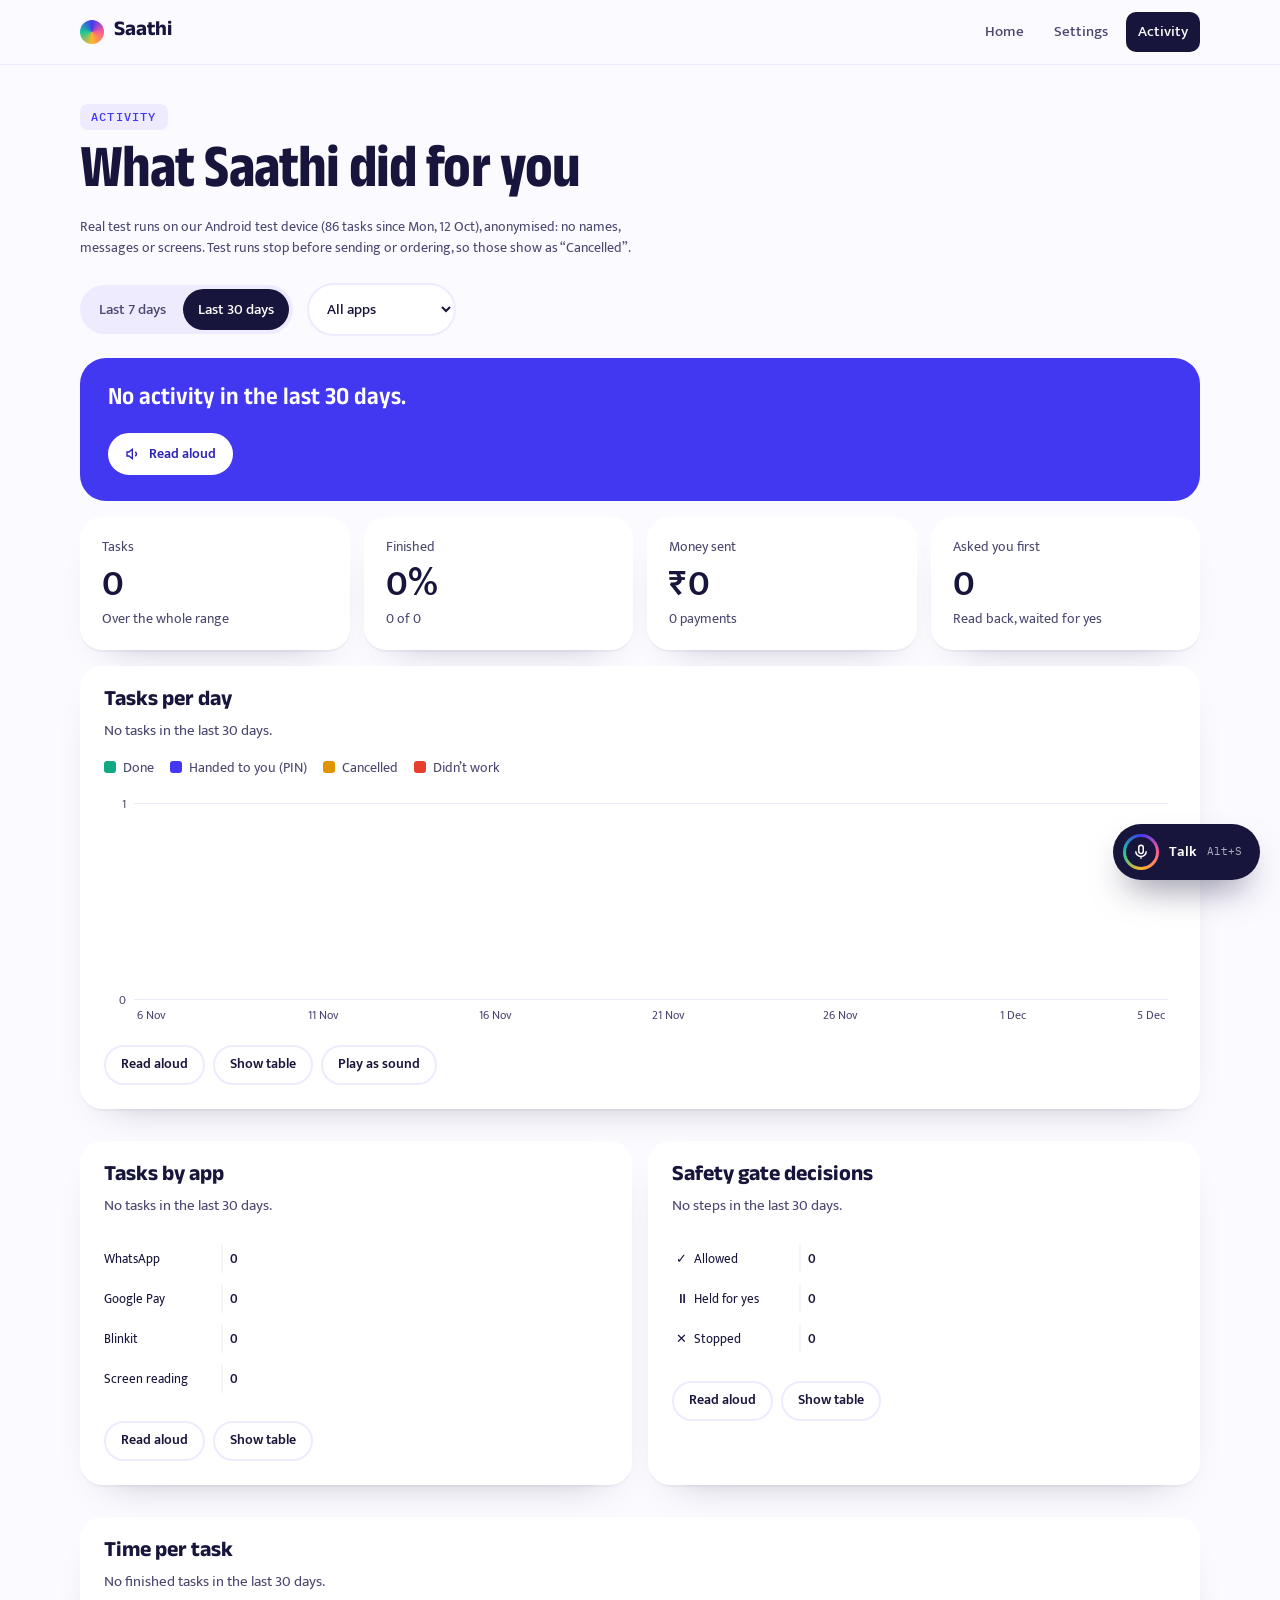
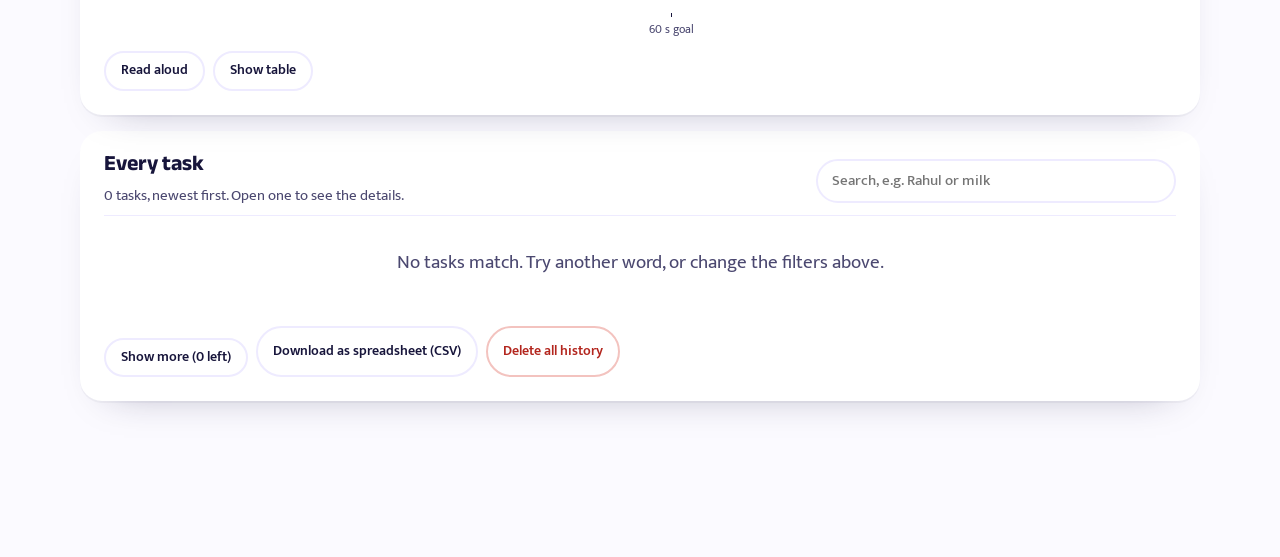
<file: site/activity.html>
<!doctype html>
<html lang="en">
<head>
<meta charset="utf-8">
<meta name="viewport" content="width=device-width, initial-scale=1">
<link rel="icon" href="data:image/svg+xml,%3Csvg xmlns=%22http://www.w3.org/2000/svg%22 viewBox=%220 0 64 64%22%3E%3Crect width=%2264%22 height=%2264%22 rx=%2216%22 fill=%22%234338f2%22/%3E%3Ctext x=%2232%22 y=%2244%22 font-size=%2234%22 text-anchor=%22middle%22 fill=%22%23ffb627%22 font-family=%22sans-serif%22 font-weight=%22700%22%3E%E0%A4%B8%3C/text%3E%3C/svg%3E">
<meta property="og:title" content="Saathi Activity">
<meta property="og:description" content="Everything Saathi did for you: tasks, payments, safety checks and time taken, with charts you can read, hear and explore by keyboard.">
<meta property="og:type" content="website">
<meta name="theme-color" content="#4338f2">
<title>Saathi Activity</title>
<meta name="description" content="Everything Saathi did for you: tasks, payments, safety checks and time taken, with charts you can read, hear and explore by keyboard.">
<link rel="preconnect" href="https://fonts.googleapis.com">
<link rel="preconnect" href="https://fonts.gstatic.com" crossorigin>
<link href="https://fonts.googleapis.com/css2?family=Anek+Devanagari:wdth,wght@75..125,300..800&family=Mukta:wght@400;500;700&family=IBM+Plex+Mono:wght@400;500&display=swap" rel="stylesheet">
<style>
  :root {
    --paper: #fbfaff; --lilac: #eeebff; --ink: #17153b; --ink-2: #4b4870; --ink-3: #6e6b90;
    --blue: #4338f2; --blue-deep: #2b22b8; --marigold: #ffb627; --pink: #ff5c93; --mint: #19c99a; --coral: #f0473c;
    /* chart roles (validated: dataviz validate_palette.js, light, all checks pass) */
    --surface: #ffffff; --grid: #ebe9f5;
    --o-done: #12a882; --o-handed: #4338f2; --o-cancel: #e09400; --o-failed: #e5402f;
    --s-single: #4338f2;
    --f-display: "Anek Devanagari", "Mukta", system-ui, sans-serif;
    --f-body: "Mukta", system-ui, sans-serif;
    --f-mono: "IBM Plex Mono", ui-monospace, monospace;
    --r: 22px;
    --card-shadow: 0 2px 0 rgba(23,21,59,.04), 0 18px 40px -30px rgba(23,21,59,.4);
  }
  * { box-sizing: border-box; }
  body { margin: 0; background: var(--paper); color: var(--ink); font-family: var(--f-body); font-size: clamp(17px, 0.6vw + 14px, 19px); line-height: 1.55; -webkit-font-smoothing: antialiased; }
  a { color: var(--blue); text-underline-offset: 3px; }
  :focus-visible { outline: 3px solid var(--blue); outline-offset: 3px; border-radius: 8px; }
  [lang="hi"] { font-family: var(--f-display); }
  .sr-only { position: absolute; width: 1px; height: 1px; overflow: hidden; clip: rect(0 0 0 0); white-space: nowrap; }
  .skip { position: absolute; left: 16px; top: -60px; background: var(--ink); color: #fff; padding: 10px 16px; border-radius: 10px; z-index: 50; }
  .skip:focus { top: 12px; }

  header.top { position: sticky; top: 0; z-index: 20; backdrop-filter: blur(14px); -webkit-backdrop-filter: blur(14px); background: rgba(251,250,255,.88); border-bottom: 1px solid rgba(67,56,242,.08); }
  header.top .in { max-width: 1200px; margin: 0 auto; padding: 0 clamp(16px, 4vw, 40px); height: 64px; display: flex; align-items: center; justify-content: space-between; gap: 12px; }
  .mark { display: flex; align-items: center; gap: 10px; text-decoration: none; color: var(--ink); font: 700 1.3rem/1 var(--f-display); }
  .mark .dot { width: 24px; height: 24px; border-radius: 50%; background: conic-gradient(from 0deg, var(--blue), var(--pink), var(--marigold), var(--mint), var(--blue)); }
  .top nav { display: flex; gap: 6px; }
  .top nav a { text-decoration: none; color: var(--ink-2); font-weight: 500; font-size: 0.95rem; padding: 8px 12px; border-radius: 10px; }
  .top nav a:hover { background: var(--lilac); color: var(--ink); }
  .top nav a[aria-current="page"] { background: var(--ink); color: #fff; }

  main { max-width: 1200px; margin: 0 auto; padding: 36px clamp(16px, 4vw, 40px) 120px; }
  .kicker { display: inline-block; font: 500 0.75rem/1 var(--f-mono); letter-spacing: .1em; text-transform: uppercase; padding: 7px 11px; border-radius: 8px; background: var(--lilac); color: var(--blue); margin: 0 0 16px; }
  h1 { font: 700 clamp(2.4rem, 5vw, 3.8rem)/1 var(--f-display); font-variation-settings: "wdth" 84; letter-spacing: -0.015em; margin: 0 0 10px; }
  .proto { font-size: 0.85rem; color: var(--ink-2); margin: 0 0 24px; max-width: 70ch; }

  /* filters: one row, above everything they scope */
  .filters { display: flex; gap: 14px; flex-wrap: wrap; align-items: center; margin: 0 0 22px; }
  fieldset.seg { border: 0; margin: 0; padding: 0; }
  fieldset.seg legend { position: absolute; width: 1px; height: 1px; overflow: hidden; clip: rect(0 0 0 0); }
  .seg-opts { display: inline-flex; background: var(--lilac); border-radius: 999px; padding: 4px; gap: 2px; }
  .seg-opts input { position: absolute; opacity: 0; pointer-events: none; }
  .seg-opts label { padding: 9px 15px; border-radius: 999px; font-size: 0.95rem; font-weight: 500; cursor: pointer; color: var(--ink-2); white-space: nowrap; }
  .seg-opts input:checked + label { background: var(--ink); color: #fff; }
  .seg-opts input:focus-visible + label { outline: 3px solid var(--blue); outline-offset: 2px; }
  select { font: 500 0.95rem/1.2 var(--f-body); padding: 11px 14px; border-radius: 999px; border: 2px solid var(--lilac); background: #fff; color: var(--ink); }

  .btn { display: inline-flex; align-items: center; gap: 8px; font: 600 0.85rem/1 var(--f-body); padding: 11px 15px; border-radius: 999px; cursor: pointer; border: 2px solid var(--lilac); background: #fff; color: var(--ink); text-decoration: none; }
  .btn:hover { border-color: var(--blue); }
  .btn.solid { background: var(--ink); color: #fff; border-color: var(--ink); }
  .btn.on-blue { background: #fff; color: var(--blue-deep); border-color: #fff; }
  .btn.danger { color: #b3261e; border-color: #f3c3bf; }
  .btn[aria-pressed="true"] { background: var(--ink); color: #fff; border-color: var(--ink); }
  .btn svg { width: 16px; height: 16px; flex: none; }

  /* summary + tiles */
  .summary { background: var(--blue); color: #fff; border-radius: 26px; padding: 26px 28px; display: grid; gap: 16px; margin-bottom: 16px; }
  .summary p { margin: 0; font: 600 clamp(1.2rem, 2.1vw, 1.55rem)/1.35 var(--f-display); font-variation-settings: "wdth" 92; max-width: 60ch; }
  .tiles { display: grid; grid-template-columns: repeat(4, 1fr); gap: 14px; margin-bottom: 16px; }
  .tile { background: #fff; border-radius: var(--r); box-shadow: var(--card-shadow); padding: 20px 22px; }
  .tile .lbl { font-size: 0.85rem; color: var(--ink-2); }
  .tile .val { font: 600 2.3rem/1.1 var(--f-body); margin: 6px 0 4px; }
  .tile .delta { font-size: 0.85rem; color: var(--ink-2); }

  /* chart cards */
  .grid2 { display: grid; grid-template-columns: 1fr 1fr; gap: 16px; }
  .card { background: var(--surface); border-radius: var(--r); box-shadow: var(--card-shadow); padding: 24px; margin-bottom: 16px; min-width: 0; }
  .card.wide { grid-column: 1 / -1; }
  .card h2 { font: 700 1.35rem/1.15 var(--f-display); margin: 0 0 4px; }
  .card .take { margin: 0 0 16px; color: var(--ink-2); font-size: 0.95rem; }
  .legend { display: flex; flex-wrap: wrap; gap: 16px; margin: 0 0 10px; font-size: 0.85rem; color: var(--ink-2); padding: 0; list-style: none; }
  .legend i { display: inline-block; width: 12px; height: 12px; border-radius: 3px; margin-right: 7px; vertical-align: -1px; }
  .chart { position: relative; }
  .chart svg { display: block; width: 100%; height: auto; overflow: visible; }
  .chart svg:focus-visible { outline: 3px solid var(--blue); outline-offset: 6px; }
  .chart text { font-family: var(--f-body); fill: var(--ink-2); font-size: 12px; }
  .chart text.val { fill: var(--ink); font-weight: 600; font-size: 13px; paint-order: stroke; stroke: var(--surface); stroke-width: 4px; stroke-linejoin: round; }
  .chart text.cat { fill: var(--ink); font-size: 13px; }
  .chart .hit { fill: transparent; cursor: default; }
  .chart .band-hl { fill: var(--lilac); opacity: 0; }
  .chart .band-hl.on { opacity: 1; }
  .actions { display: flex; gap: 8px; flex-wrap: wrap; margin-top: 16px; }
  .empty { padding: 32px 0; text-align: center; color: var(--ink-2); }

  table.data { width: 100%; border-collapse: collapse; margin-top: 14px; font-size: 0.95rem; font-variant-numeric: tabular-nums; }
  table.data th, table.data td { text-align: left; padding: 8px 10px 8px 0; border-top: 1px solid var(--lilac); }
  table.data th { font: 500 0.7rem/1 var(--f-mono); letter-spacing: .06em; text-transform: uppercase; color: var(--ink-2); }
  table.data td.num, table.data th.num { text-align: right; }
  .tbl-wrap { overflow-x: auto; }

  .tip { position: absolute; pointer-events: none; z-index: 5; background: var(--ink); color: #fff; border-radius: 12px; padding: 10px 12px; font-size: 0.85rem; line-height: 1.35; min-width: 150px; box-shadow: 0 14px 30px -14px rgba(23,21,59,.6); opacity: 0; transition: opacity .12s ease; }
  .tip.on { opacity: 1; }
  .tip .t-h { font-weight: 600; margin-bottom: 4px; color: #d9d6ff; font-size: 0.75rem; }
  .tip .t-r { display: flex; align-items: center; gap: 8px; }
  .tip .t-r b { min-width: 2ch; text-align: right; font-weight: 700; }
  .tip .t-r i { width: 12px; height: 2px; border-radius: 1px; display: inline-block; }

  /* status rows */
  .status-row .ic { font-weight: 700; }

  /* log */
  .log-head { display: flex; gap: 12px; flex-wrap: wrap; align-items: center; justify-content: space-between; margin-bottom: 8px; }
  .log-head input { font: 500 0.95rem/1.2 var(--f-body); padding: 11px 14px; border-radius: 999px; border: 2px solid var(--lilac); min-width: 0; flex: 1 1 240px; max-width: 360px; }
  .log-head input:focus-visible { outline: none; border-color: var(--blue); box-shadow: 0 0 0 3px rgba(67,56,242,.25); }
  ol.log { list-style: none; margin: 0; padding: 0; }
  ol.log > li { border-top: 1px solid var(--lilac); }
  ol.log details summary { list-style: none; cursor: pointer; display: grid; grid-template-columns: 116px 1fr auto; gap: 14px; align-items: baseline; padding: 14px 4px; border-radius: 10px; }
  ol.log details summary::-webkit-details-marker { display: none; }
  ol.log details summary:hover { background: var(--paper); }
  ol.log time { font: 400 0.8rem/1.3 var(--f-mono); color: var(--ink-2); }
  .what b { font-weight: 600; }
  .what small { display: block; color: var(--ink-2); font-size: 0.85rem; }
  .res { font: 500 0.7rem/1 var(--f-mono); letter-spacing: .05em; padding: 6px 8px; border-radius: 6px; white-space: nowrap; display: inline-flex; gap: 5px; align-items: center; }
  .r-done { background: #d3f5ea; color: #0b5e48; }
  .r-handed { background: #e2e0ff; color: #2b22b8; }
  .r-cancelled { background: #ffefcc; color: #7a4d00; }
  .r-failed { background: #ffdcd8; color: #9b1c12; }
  .detail { margin: 0 0 14px 130px; padding: 14px 18px; background: var(--paper); border-radius: 14px; font-size: 0.95rem; display: grid; gap: 6px; }
  .detail p { margin: 0; }
  .detail span { color: var(--ink-2); }
  .more { margin-top: 12px; }

  dialog { border: 0; border-radius: 26px; padding: 30px; max-width: 460px; width: calc(100vw - 32px); color: var(--ink); box-shadow: 0 40px 80px -30px rgba(23,21,59,.6); }
  dialog::backdrop { background: rgba(23,21,59,.45); }
  dialog h2 { font: 700 1.7rem/1.1 var(--f-display); margin: 0 0 8px; }
  dialog p { color: var(--ink-2); margin: 0 0 22px; }
  dialog .row { display: flex; gap: 10px; flex-wrap: wrap; }

  @media (max-width: 960px) { .tiles { grid-template-columns: 1fr 1fr; } .grid2 { grid-template-columns: 1fr; } }
  @media (max-width: 640px) {
    .top nav a { padding: 8px 9px; font-size: 0.85rem; }
    ol.log details summary { grid-template-columns: 1fr auto; }
    ol.log time { grid-column: 1 / -1; }
    .detail { margin-left: 0; }
  }
  @media (prefers-reduced-motion: reduce) { *, *::before, *::after { transition: none !important; } }
</style>
</head>
<body>
<a class="skip" href="#main">Skip to activity</a>
<header class="top">
  <div class="in">
    <a class="mark" href="index.html"><span class="dot" aria-hidden="true"></span>Saathi</a>
    <nav aria-label="Pages">
      <a href="index.html">Home</a>
      <a href="settings.html">Settings</a>
      <a href="activity.html" aria-current="page">Activity</a>
    </nav>
  </div>
</header>

<main id="main">
  <p class="kicker">Activity</p>
  <h1>What Saathi did for you</h1>
  <p class="proto">Sample data for this prototype. When Saathi runs on your phone, this page fills in from its own records, which stay on your computer.</p>

  <div class="filters" role="group" aria-label="Filters for everything on this page">
    <fieldset class="seg">
      <legend>Time range</legend>
      <div class="seg-opts">
        <input type="radio" name="range" id="r7" value="7" checked><label for="r7">Last 7 days</label>
        <input type="radio" name="range" id="r30" value="30"><label for="r30">Last 30 days</label>
      </div>
    </fieldset>
    <label class="sr-only" for="appFilter">App</label>
    <select id="appFilter">
      <option value="all">All apps</option>
      <option>WhatsApp</option>
      <option>Google Pay</option>
      <option>Blinkit</option>
      <option>Screen reading</option>
    </select>
  </div>

  <div id="content">
    <div class="summary">
      <p id="summary"></p>
      <div><button class="btn on-blue" type="button" id="readSummary">
        <svg viewBox="0 0 24 24" fill="none" stroke="currentColor" stroke-width="2" aria-hidden="true"><path d="M11 5 6 9H3v6h3l5 4V5z"/><path d="M15.5 8.5a5 5 0 0 1 0 7"/></svg>
        Read aloud</button></div>
    </div>

    <div class="tiles" id="tiles"></div>

    <div class="grid2">
      <section class="card wide" aria-labelledby="c1-h">
        <h2 id="c1-h">Tasks per day</h2>
        <p class="take" id="c1-take"></p>
        <ul class="legend" id="c1-legend" aria-label="Legend"></ul>
        <div class="chart" id="c1"></div>
        <p class="sr-only" aria-live="polite" id="c1-live"></p>
        <div class="actions">
          <button class="btn" type="button" data-read="c1">Read aloud</button>
          <button class="btn" type="button" data-table="c1" aria-expanded="false">Show table</button>
          <button class="btn" type="button" id="sonify" aria-pressed="false">Play as sound</button>
        </div>
        <div class="tbl-wrap" id="c1-table" hidden></div>
      </section>

      <section class="card" aria-labelledby="c2-h">
        <h2 id="c2-h">Tasks by app</h2>
        <p class="take" id="c2-take"></p>
        <div class="chart" id="c2"></div>
        <div class="actions">
          <button class="btn" type="button" data-read="c2">Read aloud</button>
          <button class="btn" type="button" data-table="c2" aria-expanded="false">Show table</button>
        </div>
        <div class="tbl-wrap" id="c2-table" hidden></div>
      </section>

      <section class="card" aria-labelledby="c3-h">
        <h2 id="c3-h">Safety gate decisions</h2>
        <p class="take" id="c3-take"></p>
        <div class="chart" id="c3"></div>
        <div class="actions">
          <button class="btn" type="button" data-read="c3">Read aloud</button>
          <button class="btn" type="button" data-table="c3" aria-expanded="false">Show table</button>
        </div>
        <div class="tbl-wrap" id="c3-table" hidden></div>
      </section>

      <section class="card wide" aria-labelledby="c4-h">
        <h2 id="c4-h">Time per task</h2>
        <p class="take" id="c4-take"></p>
        <div class="chart" id="c4"></div>
        <div class="actions">
          <button class="btn" type="button" data-read="c4">Read aloud</button>
          <button class="btn" type="button" data-table="c4" aria-expanded="false">Show table</button>
        </div>
        <div class="tbl-wrap" id="c4-table" hidden></div>
      </section>
    </div>

    <section class="card" aria-labelledby="log-h" id="log">
      <div class="log-head">
        <div><h2 id="log-h">Every task</h2><p class="take" id="log-take" style="margin:0"></p></div>
        <label class="sr-only" for="search">Search tasks</label>
        <input type="search" id="search" placeholder="Search, e.g. Rahul or milk">
      </div>
      <ol class="log" id="logList"></ol>
      <div class="actions">
        <button class="btn more" type="button" id="moreBtn">Show more</button>
        <button class="btn" type="button" id="csvBtn">Download as spreadsheet (CSV)</button>
        <button class="btn danger" type="button" id="deleteBtn">Delete all history</button>
      </div>
    </section>
  </div>

  <div id="emptyAll" class="card empty" hidden>
    <h2 style="margin-bottom:8px">No activity yet</h2>
    <p>Ask Saathi to do something, like “Mummy ka last message padho”, and it will show up here.</p>
    <p><button class="btn" type="button" id="restore">Bring back the sample data (prototype only)</button></p>
  </div>
</main>

<div class="tip" id="tip" aria-hidden="true"></div>

<dialog id="confirm" aria-labelledby="cTitle" aria-describedby="cBody">
  <h2 id="cTitle"></h2>
  <p id="cBody"></p>
  <div class="row">
    <button class="btn" type="button" id="cNo" autofocus>Cancel</button>
    <button class="btn solid" type="button" id="cYes">Yes, delete</button>
  </div>
</dialog>

<script src="voice.js"></script>
<script>
(() => {
  /* ================= sample data (deterministic, labelled as sample on the page) ================= */
  function rng(seed) { return () => { seed |= 0; seed = seed + 0x6D2B79F5 | 0; let t = Math.imul(seed ^ seed >>> 15, 1 | seed); t = t + Math.imul(t ^ t >>> 7, 61 | t) ^ t; return ((t ^ t >>> 14) >>> 0) / 4294967296; }; }
  const R = rng(47);
  const pick = a => a[Math.floor(R() * a.length)];
  const between = (a, b) => Math.round(a + R() * (b - a));
  const R2 = rng(108);                 // separate stream for outcomes, so they don't correlate with task choice
  const roll = p => R2() < p;

  const KINDS = [
    { app: 'WhatsApp', kind: 'read', w: 30, steps: [4, 8], secs: [22, 45],
      make: () => { const n = pick(['Mummy', 'Rahul', 'Priya', 'Office group']); return { said: n === 'Office group' ? 'Office group mein kya aaya?' : `${n} ka last message padho`, what: n === 'Office group' ? 'Read new messages in the office group' : `Read ${n}’s last message` }; } },
    { app: 'WhatsApp', kind: 'reply', w: 16, steps: [7, 12], secs: [35, 62], hold: true,
      make: () => { const [n, m] = pick([['Mummy', 'main 7 baje aaunga'], ['Rahul', 'kal milte hain'], ['Priya', 'theek hai, done']]); return { said: `${n} ko reply karo: ${m}`, what: `Reply to ${n}: “${m}”`, readback: `${n} ko bhej rahe hain: “${m}”. Confirm?` }; } },
    { app: 'Google Pay', kind: 'pay', w: 12, steps: [8, 14], secs: [40, 75], hold: true, pin: true,
      make: () => { const [n, a] = pick([['Rahul Sharma', 1], ['Priya Verma', 5], ['Ramesh (milkman)', 10], ['Rahul Sharma', 2]]); return { said: `${n.split(' ')[0]} ko ${a} rupaye bhejo`, what: `Send ₹${a} to ${n}`, readback: `₹${a} ${n} ko bhej rahe hain. Confirm?`, amount: a }; } },
    { app: 'Blinkit', kind: 'order', w: 9, steps: [10, 18], secs: [55, 100], hold: true,
      make: () => { const [it, p, hi] = pick([['Amul milk, 1 litre', 68, 'Amul doodh 1 litre mangao'], ['Bread and 6 eggs', 95, 'Bread aur ande mangao'], ['Potatoes, 1 kg', 42, 'Aloo 1 kilo mangao'], ['Tata salt, 1 kg', 28, 'Namak mangao']]); return { said: hi, what: `Order ${it}`, readback: `${it}, total ₹${p}. Order karein?`, orderTotal: p }; } },
    { app: 'Screen reading', kind: 'summary', w: 10, steps: [1, 2], secs: [6, 12],
      make: () => ({ said: pick(['Screen pe kya hai?', 'What’s on my screen?']), what: 'Describe what’s on the screen' }) },
  ];
  const WSUM = KINDS.reduce((s, k) => s + k.w, 0);
  const pickKind = () => { let x = R() * WSUM; for (const k of KINDS) { if ((x -= k.w) < 0) return k; } return KINDS[0]; };

  function makeTasks() {
    const now = new Date(), out = [];
    for (let d = 29; d >= 0; d--) {
      const day = new Date(now.getFullYear(), now.getMonth(), now.getDate() - d);
      let count = between(1, 5) + (day.getDay() === 0 || day.getDay() === 6 ? 1 : 0);
      for (let i = 0; i < count; i++) {
        const ts = new Date(day.getTime() + (8 * 60 + between(0, 13 * 60 + 30)) * 60000);
        if (ts > now) continue;
        const k = pickKind(), base = k.make();
        let outcome;
        if (k.kind === 'read' || k.kind === 'summary') outcome = roll(0.92) ? 'done' : 'failed';
        else if (k.kind === 'reply') outcome = roll(0.82) ? 'done' : roll(0.67) ? 'cancelled' : 'failed';
        else if (k.kind === 'pay') outcome = roll(0.8) ? 'handed' : roll(0.75) ? 'cancelled' : 'failed';
        else outcome = roll(0.6) ? 'done' : roll(0.75) ? 'cancelled' : 'failed';
        const steps = between(...k.steps);
        const holds = k.hold && outcome !== 'failed' ? 1 : 0;
        let stops = k.pin && outcome === 'handed' ? 1 : 0;
        let stopNote = k.pin && outcome === 'handed' ? 'PIN screen: handed to you (R8)' : '';
        if (roll(0.04)) { stops++; stopNote = stopNote || 'Blocked a tap on “Delete” you didn’t ask for (R10)'; }
        out.push({
          ts, app: k.app, kind: k.kind, ...base, outcome, steps,
          secs: outcome === 'failed' ? between(k.secs[0], k.secs[1]) + 10 : between(...k.secs),
          holds, stops, allowed: Math.max(0, steps - holds - stops), stopNote,
          answer: holds ? (outcome === 'cancelled' ? pick(['“nahi”', 'unclear, asked again, then cancelled']) : '“haan”') : '',
          amount: outcome === 'handed' ? base.amount || 0 : 0,
        });
      }
    }
    return out.sort((a, b) => b.ts - a.ts);
  }
  let ALL_TASKS = makeTasks();
  let REAL = false;

  /* ================= state, filters ================= */
  const KEY = 'saathi-settings-v1';
  const loadSettings = () => { try { return JSON.parse(localStorage.getItem(KEY)) || {}; } catch (e) { return {}; } };
  const saveSettings = s => { try { localStorage.setItem(KEY, JSON.stringify(s)); } catch (e) {} };
  let historyOn = loadSettings().history !== false;

  const OUT = [
    { key: 'done', label: 'Done', color: 'var(--o-done)', icon: '✓' },
    { key: 'handed', label: 'Handed to you (PIN)', color: 'var(--o-handed)', icon: '↪' },
    { key: 'cancelled', label: 'Cancelled', color: 'var(--o-cancel)', icon: '–' },
    { key: 'failed', label: 'Didn’t work', color: 'var(--o-failed)', icon: '!' },
  ];
  const OUT_BY = Object.fromEntries(OUT.map(o => [o.key, o]));
  const APPS = ['WhatsApp', 'Google Pay', 'Blinkit', 'Screen reading'];
  let range = 7, appSel = 'all';
  const dayStart = d => new Date(d.getFullYear(), d.getMonth(), d.getDate());
  const today = dayStart(new Date());
  const days = n => Array.from({ length: n }, (_, i) => new Date(today.getFullYear(), today.getMonth(), today.getDate() - (n - 1 - i)));
  const inRange = (t, n, offset = 0) => { const start = new Date(today.getFullYear(), today.getMonth(), today.getDate() - (n - 1) - offset); const end = new Date(today.getFullYear(), today.getMonth(), today.getDate() + 1 - offset); return t.ts >= start && t.ts < end; };
  const filtered = (offset = 0) => historyOn ? ALL_TASKS.filter(t => inRange(t, range, offset) && (appSel === 'all' || t.app === appSel)) : [];
  const fmtDay = d => d.toLocaleDateString('en-IN', { weekday: 'short', day: 'numeric', month: 'short' });
  const fmtDayShort = d => range === 7 ? d.toLocaleDateString('en-IN', { weekday: 'short' }) : d.toLocaleDateString('en-IN', { day: 'numeric', month: 'short' });
  const fmtTime = d => d.toLocaleTimeString('en-IN', { hour: 'numeric', minute: '2-digit' });
  const median = a => { if (!a.length) return 0; const s = [...a].sort((x, y) => x - y), m = s.length >> 1; return s.length % 2 ? s[m] : Math.round((s[m - 1] + s[m]) / 2); };
  const plural = (n, w) => `${n} ${w}${n === 1 ? '' : 's'}`;
  const rangeWords = () => range === 7 ? 'in the last 7 days' : 'in the last 30 days';

  /* ================= svg helpers ================= */
  const NS = 'http://www.w3.org/2000/svg';
  const el = (tag, attrs = {}, parent) => { const e = document.createElementNS(NS, tag); for (const k in attrs) e.setAttribute(k, attrs[k]); if (parent) parent.appendChild(e); return e; };
  const txt = (parent, x, y, s, cls, anchor = 'start') => { const t = el('text', { x, y, class: cls || '', 'text-anchor': anchor }, parent); t.textContent = s; return t; };
  // bar with a 4px rounded data-end, square at the baseline
  function colPath(x, y, w, h, r, roundTop) { r = Math.min(r, h, w / 2); if (!roundTop || h <= 0) return `M${x},${y}h${w}v${h}h${-w}z`; return `M${x},${y + h}V${y + r}Q${x},${y} ${x + r},${y}H${x + w - r}Q${x + w},${y} ${x + w},${y + r}V${y + h}Z`; }
  function barPath(x, y, w, h, r) { r = Math.min(r, w, h / 2); if (w <= 0) return ''; return `M${x},${y}H${x + w - r}Q${x + w},${y} ${x + w},${y + r}V${y + h - r}Q${x + w},${y + h} ${x + w - r},${y + h}H${x}Z`; }

  const tip = document.getElementById('tip');
  function showTip(container, x, y, head, rows) {
    tip.innerHTML = '';
    const h = document.createElement('div'); h.className = 't-h'; h.textContent = head; tip.appendChild(h);
    rows.forEach(r => { const d = document.createElement('div'); d.className = 't-r'; const b = document.createElement('b'); b.textContent = r.v; const i = document.createElement('i'); i.style.background = r.c || 'transparent'; const s = document.createElement('span'); s.textContent = r.l; d.append(b, i, s); tip.appendChild(d); });
    const box = container.getBoundingClientRect();
    tip.classList.add('on');
    const tw = tip.offsetWidth, th = tip.offsetHeight;
    let left = box.left + scrollX + x + 14, top = box.top + scrollY + y - th - 10;
    if (left + tw > scrollX + document.documentElement.clientWidth - 8) left = box.left + scrollX + x - tw - 14;
    if (top < scrollY + 70) top = box.top + scrollY + y + 14;
    tip.style.left = left + 'px'; tip.style.top = top + 'px';
  }
  const hideTip = () => tip.classList.remove('on');

  function tableHTML(cols, rows) {
    const t = document.createElement('table'); t.className = 'data';
    const thead = t.createTHead().insertRow();
    cols.forEach((c, i) => { const th = document.createElement('th'); th.scope = 'col'; th.textContent = c; if (i) th.className = 'num'; thead.appendChild(th); });
    const tb = t.createTBody();
    rows.forEach(r => { const tr = tb.insertRow(); r.forEach((v, i) => { const td = tr.insertCell(); td.textContent = v; if (i) td.className = 'num'; }); });
    return t;
  }

  /* ================= chart 1: tasks per day, stacked by outcome ================= */
  const readText = {};
  let dayTotals = [];
  function chart1(tasks) {
    const box = document.getElementById('c1'); box.innerHTML = '';
    const ds = days(range);
    const data = ds.map(d => { const row = { d, total: 0 }; OUT.forEach(o => row[o.key] = 0); tasks.forEach(t => { if (dayStart(t.ts).getTime() === d.getTime()) { row[t.outcome]++; row.total++; } }); return row; });
    dayTotals = data.map(r => r.total);
    const W = Math.max(300, box.clientWidth), H = 240, m = { t: 14, r: 8, b: 30, l: 30 };
    const svg = el('svg', { viewBox: `0 0 ${W} ${H}`, width: W, height: H, role: 'group', tabindex: 0, 'aria-label': `Tasks per day chart, ${rangeWords()}. Use the left and right arrow keys to hear each day.` }, box);
    const iw = W - m.l - m.r, ih = H - m.t - m.b;
    const peakV = Math.max(1, ...data.map(r => r.total));
    const stepV = Math.max(1, Math.ceil(peakV / 4));          // whole-number ticks
    const max = stepV * Math.ceil(peakV / stepV);
    const y = v => m.t + ih - (v / max) * ih;
    for (let v = 0; v <= max; v += stepV) { const yy = Math.round(y(v)) + 0.5; el('line', { x1: m.l, x2: W - m.r, y1: yy, y2: yy, stroke: 'var(--grid)', 'stroke-width': 1 }, svg); txt(svg, m.l - 8, yy + 4, String(v), '', 'end'); }
    const band = iw / data.length, bw = Math.min(24, band * 0.62);
    const hls = [];
    data.forEach((r, i) => {
      const cx = m.l + band * i + band / 2;
      const hl = el('rect', { x: m.l + band * i + 1, y: m.t, width: band - 2, height: ih, rx: 6, class: 'band-hl' }, svg); hls.push(hl);
      let acc = 0;
      const segs = OUT.filter(o => r[o.key] > 0);
      segs.forEach((o, si) => {
        const h0 = (r[o.key] / max) * ih;
        const top = si === segs.length - 1;
        const yTop = y(acc + r[o.key]);
        const gap = si > 0 ? 2 : 0;   // 2px surface gap between stacked segments
        el('path', { d: colPath(cx - bw / 2, yTop, bw, Math.max(0, h0 - gap), 4, top), fill: o.color }, svg);
        acc += r[o.key];
      });
      const every = range === 7 ? 1 : 5;
      if (i % every === 0 || i === data.length - 1) txt(svg, cx, H - 10, fmtDayShort(r.d), '', 'middle');
    });
    // label the busiest day only (selective direct label)
    const peak = data.reduce((a, b) => (b.total > a.total ? b : a), data[0]);
    if (peak.total) { const pi = data.indexOf(peak); txt(svg, m.l + band * pi + band / 2, y(peak.total) - 6, String(peak.total), 'val', 'middle'); }
    const rowsFor = r => [{ v: r.total, l: 'tasks in total' }, ...OUT.map(o => ({ v: r[o.key], l: o.label, c: o.color }))];
    const sayDay = r => `${fmtDay(r.d)}: ${plural(r.total, 'task')}` + (r.total ? '. ' + OUT.filter(o => r[o.key]).map(o => `${r[o.key]} ${o.label.toLowerCase()}`).join(', ') : '') + '.';
    let focusI = data.length - 1;
    const focusDay = (i, fromKey) => { focusI = i; hls.forEach((h, j) => h.classList.toggle('on', j === i)); const r = data[i]; const bx = m.l + band * i + band / 2; showTip(box, bx * (box.clientWidth / W), y(Math.max(r.total, 0)) * (box.clientWidth / W), fmtDay(r.d), rowsFor(r)); if (fromKey) document.getElementById('c1-live').textContent = sayDay(r); };
    const hit = el('rect', { x: m.l, y: m.t, width: iw, height: ih + m.b, class: 'hit' }, svg);
    hit.addEventListener('pointermove', e => { const pt = (e.offsetX / box.clientWidth) * W; const i = Math.max(0, Math.min(data.length - 1, Math.floor((pt - m.l) / band))); focusDay(i); });
    hit.addEventListener('pointerleave', () => { hideTip(); hls.forEach(h => h.classList.remove('on')); });
    svg.addEventListener('focus', () => focusDay(focusI, true));
    svg.addEventListener('blur', () => { hideTip(); hls.forEach(h => h.classList.remove('on')); });
    svg.addEventListener('keydown', e => {
      if (e.key === 'ArrowRight' || e.key === 'ArrowLeft') { e.preventDefault(); focusDay(Math.max(0, Math.min(data.length - 1, focusI + (e.key === 'ArrowRight' ? 1 : -1))), true); }
      if (e.key === 'Home') { e.preventDefault(); focusDay(0, true); }
      if (e.key === 'End') { e.preventDefault(); focusDay(data.length - 1, true); }
    });

    const total = tasks.length, busiest = peak.total ? `The busiest day was ${fmtDay(peak.d)}, with ${plural(peak.total, 'task')}.` : '';
    const ok = tasks.filter(t => t.outcome === 'done' || t.outcome === 'handed').length;
    document.getElementById('c1-take').textContent = total ? `${plural(total, 'task')} ${rangeWords()}. ${ok} finished. ${busiest}` : `No tasks ${rangeWords()}.`;
    readText.c1 = document.getElementById('c1-take').textContent;
    const lg = document.getElementById('c1-legend'); lg.innerHTML = '';
    OUT.forEach(o => { const li = document.createElement('li'); const i = document.createElement('i'); i.style.background = o.color; li.append(i, document.createTextNode(o.label)); lg.appendChild(li); });
    const tw = document.getElementById('c1-table'); tw.innerHTML = '';
    tw.appendChild(tableHTML(['Day', 'Total', ...OUT.map(o => o.label)], data.map(r => [fmtDay(r.d), r.total, ...OUT.map(o => r[o.key])])));
  }

  /* ================= chart 2: tasks by app (single series) ================= */
  function hbars(boxId, rows, opts = {}) {
    const box = document.getElementById(boxId); box.innerHTML = '';
    const W = Math.max(280, box.clientWidth), rowH = 40, m = { t: opts.top || 6, r: 56, b: opts.bottom || 6, l: opts.labelW || 118 };
    const H = m.t + rows.length * rowH + m.b;
    const svg = el('svg', { viewBox: `0 0 ${W} ${H}`, width: W, height: H, role: 'img', 'aria-label': opts.aria }, box);
    const iw = W - m.l - m.r;
    const max = opts.max || Math.max(1, ...rows.map(r => r.v));
    if (opts.ref) {
      const rx = Math.round(m.l + (opts.ref.v / max) * iw) + 0.5;
      el('line', { x1: rx, x2: rx, y1: m.t - 2, y2: H - m.b + 2, stroke: 'var(--ink)', 'stroke-width': 1 }, svg);
      txt(svg, rx, H - 2 + (opts.bottom ? 0 : 0), opts.ref.label, '', 'middle');
    }
    rows.forEach((r, i) => {
      const cy = m.t + i * rowH + rowH / 2, bh = 20;
      el('line', { x1: m.l, x2: m.l, y1: cy - rowH / 2 + 6, y2: cy + rowH / 2 - 6, stroke: 'var(--grid)', 'stroke-width': 1 }, svg);
      if (r.icon) txt(svg, 4, cy + 4, r.icon, 'cat');
      txt(svg, r.icon ? 22 : 0, cy + 4, r.label, 'cat');
      const w = Math.max(r.v ? 3 : 0, (r.v / max) * iw);
      el('path', { d: barPath(m.l, cy - bh / 2, w, bh, 4), fill: r.color || 'var(--s-single)' }, svg);
      txt(svg, m.l + w + 8, cy + 4, r.display ?? String(r.v), 'val');
      const hit = el('rect', { x: 0, y: cy - rowH / 2, width: W, height: rowH, class: 'hit' }, svg);
      hit.addEventListener('pointermove', () => showTip(box, (m.l + w) * (box.clientWidth / W), (cy - bh / 2) * (box.clientWidth / W), r.label, r.tip || [{ v: r.display ?? r.v, l: opts.unit || '' }]));
      hit.addEventListener('pointerleave', hideTip);
    });
  }

  function chart2(tasks) {
    const rows = APPS.map(a => ({ label: a, v: tasks.filter(t => t.app === a).length })).filter(r => appSel === 'all' || r.label === appSel).sort((a, b) => b.v - a.v);
    hbars('c2', rows, { aria: 'Tasks by app: ' + rows.map(r => `${r.label} ${r.v}`).join(', '), unit: 'tasks' });
    const top = rows[0];
    document.getElementById('c2-take').textContent = tasks.length ? (appSel === 'all' ? `${top.label} was used most: ${plural(top.v, 'task')} out of ${tasks.length}.` : `${plural(top.v, 'task')} in ${top.label} ${rangeWords()}.`) : `No tasks ${rangeWords()}.`;
    readText.c2 = document.getElementById('c2-take').textContent + ' ' + rows.map(r => `${r.label}: ${r.v}.`).join(' ');
    const tw = document.getElementById('c2-table'); tw.innerHTML = '';
    tw.appendChild(tableHTML(['App', 'Tasks'], rows.map(r => [r.label, r.v])));
  }

  /* ================= chart 3: safety gate decisions (status: icon + label + color) ================= */
  function chart3(tasks) {
    const a = tasks.reduce((s, t) => s + t.allowed, 0), h = tasks.reduce((s, t) => s + t.holds, 0), s = tasks.reduce((x, t) => x + t.stops, 0);
    const rows = [
      { label: 'Allowed', icon: '✓', v: a, color: 'var(--o-done)', tip: [{ v: a, l: 'steps went ahead' }] },
      { label: 'Held for yes', icon: '⏸', v: h, color: 'var(--o-cancel)', tip: [{ v: h, l: 'read back, waited for you' }] },
      { label: 'Stopped', icon: '✕', v: s, color: 'var(--o-failed)', tip: [{ v: s, l: 'blocked or handed to you' }] },
    ];
    hbars('c3', rows, { aria: `Safety gate decisions: ${a} allowed, ${h} held for your yes, ${s} stopped.`, labelW: 128 });
    const total = a + h + s;
    document.getElementById('c3-take').textContent = total ? `Every one of ${total} steps was checked. ${plural(h, 'time')} Saathi read back and waited for your yes, and ${plural(s, 'time')} it stopped or handed over to you.` : `No steps ${rangeWords()}.`;
    readText.c3 = document.getElementById('c3-take').textContent;
    const tw = document.getElementById('c3-table'); tw.innerHTML = '';
    tw.appendChild(tableHTML(['Decision', 'Steps'], rows.map(r => [r.label, r.v])));
  }

  /* ================= chart 4: median time per task, by app, vs 60s goal ================= */
  function chart4(tasks) {
    const rows = APPS.filter(a => appSel === 'all' || a === appSel).map(a => { const ts = tasks.filter(t => t.app === a && t.outcome !== 'failed').map(t => t.secs); return { label: a, v: median(ts), n: ts.length }; }).filter(r => r.n);
    rows.forEach(r => { r.display = r.v + ' s'; r.tip = [{ v: r.v + ' s', l: 'typical (median) time' }, { v: r.n, l: 'tasks counted' }]; });
    hbars('c4', rows, { aria: 'Typical time per task: ' + rows.map(r => `${r.label} ${r.v} seconds`).join(', ') + '. Goal: 60 seconds.', max: 120, ref: { v: 60, label: '60 s goal' }, bottom: 20 });
    const over = rows.filter(r => r.v > 60);
    document.getElementById('c4-take').textContent = rows.length ? (over.length ? `${over.map(r => r.label).join(' and ')} ${over.length === 1 ? 'takes' : 'take'} longer than the 60-second goal. Everything else is under it.` : 'Every app finishes under the 60-second goal.') : `No finished tasks ${rangeWords()}.`;
    readText.c4 = document.getElementById('c4-take').textContent + ' ' + rows.map(r => `${r.label}: about ${r.v} seconds.`).join(' ');
    const tw = document.getElementById('c4-table'); tw.innerHTML = '';
    tw.appendChild(tableHTML(['App', 'Typical time (s)', 'Tasks counted'], rows.map(r => [r.label, r.v, r.n])));
  }

  /* ================= summary + tiles ================= */
  function summary(tasks) {
    const prev = range === 7 && historyOn ? ALL_TASKS.filter(t => inRange(t, 7, 7) && (appSel === 'all' || t.app === appSel)) : null;
    const ok = tasks.filter(t => t.outcome === 'done' || t.outcome === 'handed').length;
    const cancelled = tasks.filter(t => t.outcome === 'cancelled').length;
    const failed = tasks.filter(t => t.outcome === 'failed').length;
    const pays = tasks.filter(t => t.amount > 0), money = pays.reduce((s, t) => s + t.amount, 0);
    const asked = tasks.reduce((s, t) => s + t.holds, 0);
    const scope = appSel === 'all' ? '' : ` in ${appSel}`;
    document.getElementById('summary').textContent = tasks.length
      ? `${rangeWords()[0].toUpperCase() + rangeWords().slice(1)}, Saathi did ${plural(tasks.length, 'task')} for you${scope}. ${ok} finished, ${cancelled} ${REAL ? 'stopped at the read-back (test runs never send or order)' : 'you cancelled'}, and ${failed} didn’t work.` + (pays.length ? ` It sent ₹${money} in ${plural(pays.length, 'payment')}, each after your yes.` : '') + (asked ? ` It asked before acting ${plural(asked, 'time')}.` : '')
      : `No activity ${rangeWords()}${scope}.`;
    const pct = tasks.length ? Math.round((ok / tasks.length) * 100) : 0;
    const delta = prev ? (() => { const d = tasks.length - prev.length; return d === 0 ? 'Same as the 7 days before' : `${d > 0 ? '+' : '−'}${Math.abs(d)} vs the 7 days before`; })() : 'Over the whole range';
    const tiles = [
      { lbl: 'Tasks', val: tasks.length, delta },
      { lbl: 'Finished', val: pct + '%', delta: `${ok} of ${tasks.length}` },
      { lbl: 'Money sent', val: '₹' + money.toLocaleString('en-IN'), delta: plural(pays.length, 'payment') },
      { lbl: 'Asked you first', val: asked, delta: 'Read back, waited for yes' },
    ];
    const box = document.getElementById('tiles'); box.innerHTML = '';
    tiles.forEach(t => { const d = document.createElement('div'); d.className = 'tile'; d.innerHTML = '<div class="lbl"></div><div class="val"></div><div class="delta"></div>'; d.querySelector('.lbl').textContent = t.lbl; d.querySelector('.val').textContent = t.val; d.querySelector('.delta').textContent = t.delta; box.appendChild(d); });
  }

  /* ================= log ================= */
  let shown = 12, query = '';
  function renderLog(tasks) {
    const q = query.trim().toLowerCase();
    const list = q ? tasks.filter(t => [t.what, t.said, t.app, OUT_BY[t.outcome].label].join(' ').toLowerCase().includes(q)) : tasks;
    document.getElementById('log-take').textContent = q ? `${plural(list.length, 'task')} match “${query.trim()}”.` : `${plural(list.length, 'task')}, newest first. Open one to see the details.`;
    const ol = document.getElementById('logList'); ol.innerHTML = '';
    list.slice(0, shown).forEach(t => {
      const li = document.createElement('li');
      const o = OUT_BY[t.outcome];
      li.innerHTML = `<details><summary><time></time><span class="what"><b></b><small></small></span><span class="res r-${t.outcome}"><span aria-hidden="true">${o.icon}</span><span class="rl"></span></span></summary><div class="detail"></div></details>`;
      const time = li.querySelector('time'); time.dateTime = t.ts.toISOString(); time.textContent = `${fmtDay(t.ts)}, ${fmtTime(t.ts)}`;
      li.querySelector('.what b').textContent = t.what;
      li.querySelector('.what small').textContent = t.app;
      li.querySelector('.rl').textContent = o.label;
      const det = li.querySelector('.detail');
      const add = (k, v, hi) => { const p = document.createElement('p'); const s = document.createElement('span'); s.textContent = k + ': '; const val = document.createElement(hi ? 'q' : 'b'); if (hi) val.lang = 'hi'; val.textContent = v; p.append(s, val); det.appendChild(p); };
      add('You said', t.said, true);
      if (t.readback) add('Saathi read back', t.readback, true);
      if (t.answer) add('Your answer', t.answer);
      if (t.stopNote) add('Safety gate', t.stopNote);
      if (t.outcome === 'failed') add('What happened', 'Stopped after 3 steps in a row didn’t change the screen, and told you');
      add('Steps', `${t.steps} (${t.allowed} allowed, ${t.holds} held, ${t.stops} stopped)`);
      add('Time taken', `${t.secs} seconds`);
      ol.appendChild(li);
    });
    if (!list.length) ol.innerHTML = '<li class="empty">No tasks match. Try another word, or change the filters above.</li>';
    const more = document.getElementById('moreBtn');
    more.hidden = list.length <= shown;
    more.textContent = `Show more (${Math.max(0, list.length - shown)} left)`;
  }

  /* ================= render all ================= */
  let lastTasks = [];
  function render() {
    const tasks = filtered();
    lastTasks = tasks;
    document.getElementById('content').hidden = !historyOn;
    document.getElementById('emptyAll').hidden = historyOn;
    if (!historyOn) return;
    summary(tasks); chart1(tasks); chart2(tasks); chart3(tasks); chart4(tasks); renderLog(tasks);
  }

  document.querySelectorAll('input[name="range"]').forEach(r => r.addEventListener('change', () => { range = +r.value; shown = 12; render(); }));
  document.getElementById('appFilter').addEventListener('change', e => { appSel = e.target.value; shown = 12; render(); });
  document.getElementById('search').addEventListener('input', e => { query = e.target.value; shown = 12; renderLog(lastTasks); });
  document.getElementById('moreBtn').addEventListener('click', () => { shown += 12; renderLog(lastTasks); });
  let rt; addEventListener('resize', () => { clearTimeout(rt); rt = setTimeout(render, 150); });

  /* ================= read aloud, tables, sound ================= */
  const synth = window.speechSynthesis;
  function speak(text) {
    if (!synth) return Promise.resolve();
    synth.cancel();
    return new Promise(res => { const u = new SpeechSynthesisUtterance(text); u.lang = 'en-IN'; const v = synth.getVoices().find(v => v.lang === 'en-IN'); if (v) u.voice = v; u.onend = res; u.onerror = res; synth.speak(u); });
  }
  document.getElementById('readSummary').addEventListener('click', () => speak(document.getElementById('summary').textContent));
  document.querySelectorAll('[data-read]').forEach(b => b.addEventListener('click', () => speak(readText[b.dataset.read] || '')));
  document.querySelectorAll('[data-table]').forEach(b => b.addEventListener('click', () => {
    const t = document.getElementById(b.dataset.table + '-table');
    t.hidden = !t.hidden;
    b.setAttribute('aria-expanded', String(!t.hidden));
    b.textContent = t.hidden ? 'Show table' : 'Hide table';
  }));

  // sonification: one tone per day, higher pitch = more tasks
  const son = document.getElementById('sonify');
  let audio = null, playingSound = false;
  async function playSound() {
    if (playingSound) { playingSound = false; son.setAttribute('aria-pressed', 'false'); son.textContent = 'Play as sound'; if (audio) audio.close(); audio = null; return; }
    const Ctx = window.AudioContext || window.webkitAudioContext;
    if (!Ctx) return speak('Sound isn’t supported in this browser.');
    playingSound = true; son.setAttribute('aria-pressed', 'true'); son.textContent = 'Stop sound';
    await speak(`Each tone is one day, oldest first. Higher tones mean more tasks. The highest day had ${Math.max(...dayTotals)}.`);
    if (!playingSound) return;
    audio = new Ctx();
    const max = Math.max(1, ...dayTotals), step = range === 7 ? 0.42 : 0.22;
    dayTotals.forEach((v, i) => {
      const o = audio.createOscillator(), g = audio.createGain(), t0 = audio.currentTime + 0.1 + i * step;
      o.type = v ? 'sine' : 'triangle';
      o.frequency.value = v ? 300 + (v / max) * 600 : 180;
      g.gain.setValueAtTime(0, t0); g.gain.linearRampToValueAtTime(v ? 0.22 : 0.08, t0 + 0.02); g.gain.exponentialRampToValueAtTime(0.001, t0 + step * 0.85);
      o.connect(g).connect(audio.destination); o.start(t0); o.stop(t0 + step);
    });
    setTimeout(() => { if (playingSound) playSound(); }, (0.2 + dayTotals.length * step) * 1000);
  }
  son.addEventListener('click', playSound);

  /* ================= csv, delete, restore ================= */
  document.getElementById('csvBtn').addEventListener('click', () => {
    const esc = v => `"${String(v).replace(/"/g, '""')}"`;
    const lines = [['Date', 'Time', 'App', 'Task', 'You said', 'Result', 'Steps', 'Seconds', 'Amount (₹)'].map(esc).join(',')]
      .concat(lastTasks.map(t => [t.ts.toLocaleDateString('en-IN'), fmtTime(t.ts), t.app, t.what, t.said, OUT_BY[t.outcome].label, t.steps, t.secs, t.amount || ''].map(esc).join(',')));
    const url = URL.createObjectURL(new Blob(['﻿' + lines.join('\n')], { type: 'text/csv' }));
    const a = document.createElement('a'); a.href = url; a.download = 'saathi-activity.csv'; a.click();
    setTimeout(() => URL.revokeObjectURL(url), 1000);
  });
  const dlg = document.getElementById('confirm');
  document.getElementById('deleteBtn').addEventListener('click', () => {
    document.getElementById('cTitle').textContent = 'Delete all history?';
    document.getElementById('cBody').textContent = 'This removes the list of everything Saathi did, including saved screen recordings on this computer. You can’t get it back.';
    dlg.showModal(); document.getElementById('cNo').focus();
  });
  document.getElementById('cNo').addEventListener('click', () => dlg.close());
  document.getElementById('cYes').addEventListener('click', () => {
    dlg.close();
    const s = loadSettings(); s.history = false; saveSettings(s);
    historyOn = false; render();
    document.getElementById('restore').focus();
    speak('History deleted.');
  });
  document.getElementById('restore').addEventListener('click', () => {
    const s = loadSettings(); s.history = true; saveSettings(s);
    historyOn = true; render();
    document.getElementById('summary').focus?.();
  });

  render();

  /* Real, anonymised test runs (scripts/export_activity.py → data/activity.json) replace the
     sample data when present. No names, messages or screens are in that file. */
  fetch('data/activity.json', { cache: 'no-store' })
    .then(r => (r.ok ? r.json() : null))
    .then(d => {
      if (!d || !Array.isArray(d.tasks) || !d.tasks.length) return;
      ALL_TASKS = d.tasks.map(t => ({ ...t, ts: new Date(t.ts) })).sort((a, b) => b.ts - a.ts);
      REAL = true;
      const first = ALL_TASKS[ALL_TASKS.length - 1].ts;
      const ageDays = Math.ceil((today - dayStart(first)) / 864e5) + 1;
      if (ageDays > range) { range = ageDays <= 7 ? 7 : 30; const r = document.getElementById('r' + range); if (r) r.checked = true; }
      const note = document.querySelector('.proto');
      if (note) note.textContent = `Real test runs on our Android test device (${ALL_TASKS.length} tasks since ${fmtDay(first)}), anonymised: no names, messages or screens. Test runs stop before sending or ordering, so those show as “Cancelled”.`;
      const restore = document.getElementById('restore');
      if (restore) restore.closest('p').hidden = true;
      render();
    })
    .catch(() => {});

  /* ================= voice commands (see voice.js) ================= */
  const V = window.SaathiVoice;
  if (!V) return;
  const { has, goTo } = V;
  V.watchDialog(dlg, document.getElementById('cYes'), document.getElementById('cNo'));
  const setRange = n => { const r = document.getElementById('r' + n); r.checked = true; r.dispatchEvent(new Event('change', { bubbles: true })); };
  const setApp = a => { const s = document.getElementById('appFilter'); s.value = a; s.dispatchEvent(new Event('change')); };
  const APP_WORDS = [['WhatsApp', ['whatsapp', 'whats app', 'व्हाट्सएप']], ['Google Pay', ['google pay', 'gpay', 'g pay', 'payments', 'गूगल पे']], ['Blinkit', ['blinkit', 'blink it', 'groceries', 'ब्लिंकिट']], ['Screen reading', ['screen reading', 'screen']]];
  const CHARTS = [['c1', ['per day', 'daily', 'tasks per day', 'roz']], ['c2', ['by app', 'apps', 'which app']], ['c3', ['safety', 'gate', 'suraksha', 'सुरक्षा']], ['c4', ['time', 'how long', 'speed', 'kitna time', 'samay']]];
  V.register([
    { match: t => has(t, ['settings', 'setting', 'सेटिंग्स']), run: () => { setTimeout(() => { location.href = 'settings.html'; }, 1300); return 'Opening settings.'; } },
    { match: t => has(t, ['home', 'main site', 'website']), run: () => { setTimeout(() => { location.href = 'index.html'; }, 1300); return 'Going to the Saathi site.'; } },
    { match: t => has(t, ['delete', 'clear', 'mitao', 'मिटाओ']), run: () => { document.getElementById('deleteBtn').click(); return null; } },
    { match: t => has(t, ['30 days', 'thirty days', 'month', 'mahina', 'महीना', '30 din']), run: () => { setRange(30); return document.getElementById('summary').textContent; } },
    { match: t => has(t, ['7 days', 'seven days', 'week', 'hafta', 'हफ़्ता', '7 din']), run: () => { setRange(7); return document.getElementById('summary').textContent; } },
    { match: t => has(t, ['all apps', 'every app', 'sab apps', 'sabhi']), run: () => { setApp('all'); return document.getElementById('summary').textContent; } },
    { match: t => has(t, ['sound', 'awaaz mein', 'play chart', 'tones']), run: () => { document.getElementById('c1-h').scrollIntoView({ behavior: 'smooth', block: 'center' }); son.click(); return null; } },
    { match: t => has(t, ['last task', 'latest', 'most recent', 'aakhri', 'आख़िरी', 'last kya']), run: () => { const x = lastTasks[0]; if (!x) return 'There are no tasks in this range.'; return `${fmtDay(x.ts)}, ${fmtTime(x.ts)}. ${x.what}. Result: ${OUT_BY[x.outcome].label}.`; } },
    { match: t => { const m = t.match(/^(?:search|find|dhundo|खोजो)\s+(?:for\s+)?(.+)$/); return m ? m[1] : null; }, run: q => { const s = document.getElementById('search'); s.value = q; s.dispatchEvent(new Event('input')); goTo('log-h'); return document.getElementById('log-take').textContent; } },
    { match: t => APP_WORDS.find(([, w]) => has(t, w)), run: (a) => { setApp(a[0]); return document.getElementById('summary').textContent; } },
    { match: t => CHARTS.find(([, w]) => has(t, w)), run: c => { goTo(c[0] + '-h'); return readText[c[0]]; } },
    { match: t => has(t, ['summary', 'overview', 'kya kiya', 'क्या किया', 'read', 'padho', 'पढ़ो']), run: () => document.getElementById('summary').textContent },
    { match: t => has(t, ['log', 'every task', 'list', 'history']), run: () => { goTo('log-h'); return document.getElementById('log-take').textContent; } },
  ]);
  V.setHelp(() => 'You can say: read summary. Last 30 days, or last 7 days. Only WhatsApp, or all apps. Tasks per day, safety, or time. Play as sound. Last task. Search Rahul. Delete history. Or open settings.');
})();
</script>
</body>
</html>
</file>
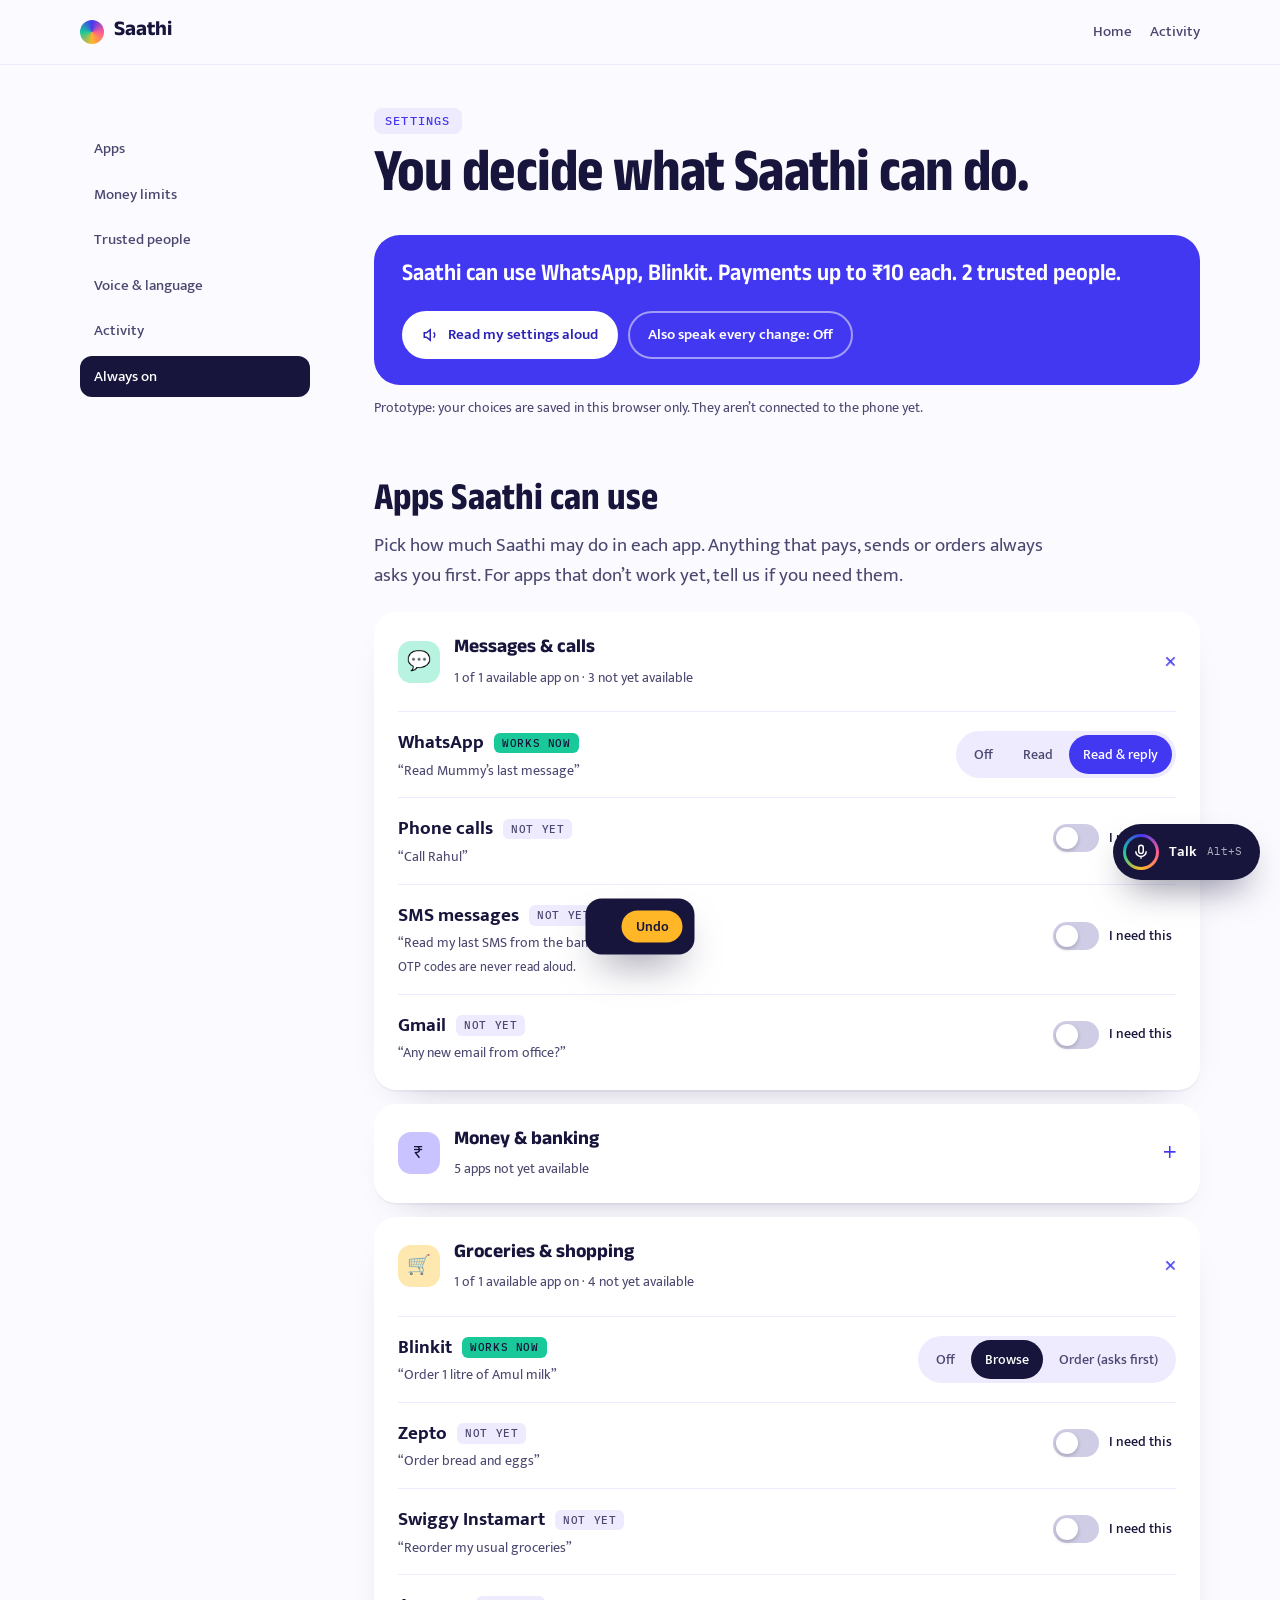
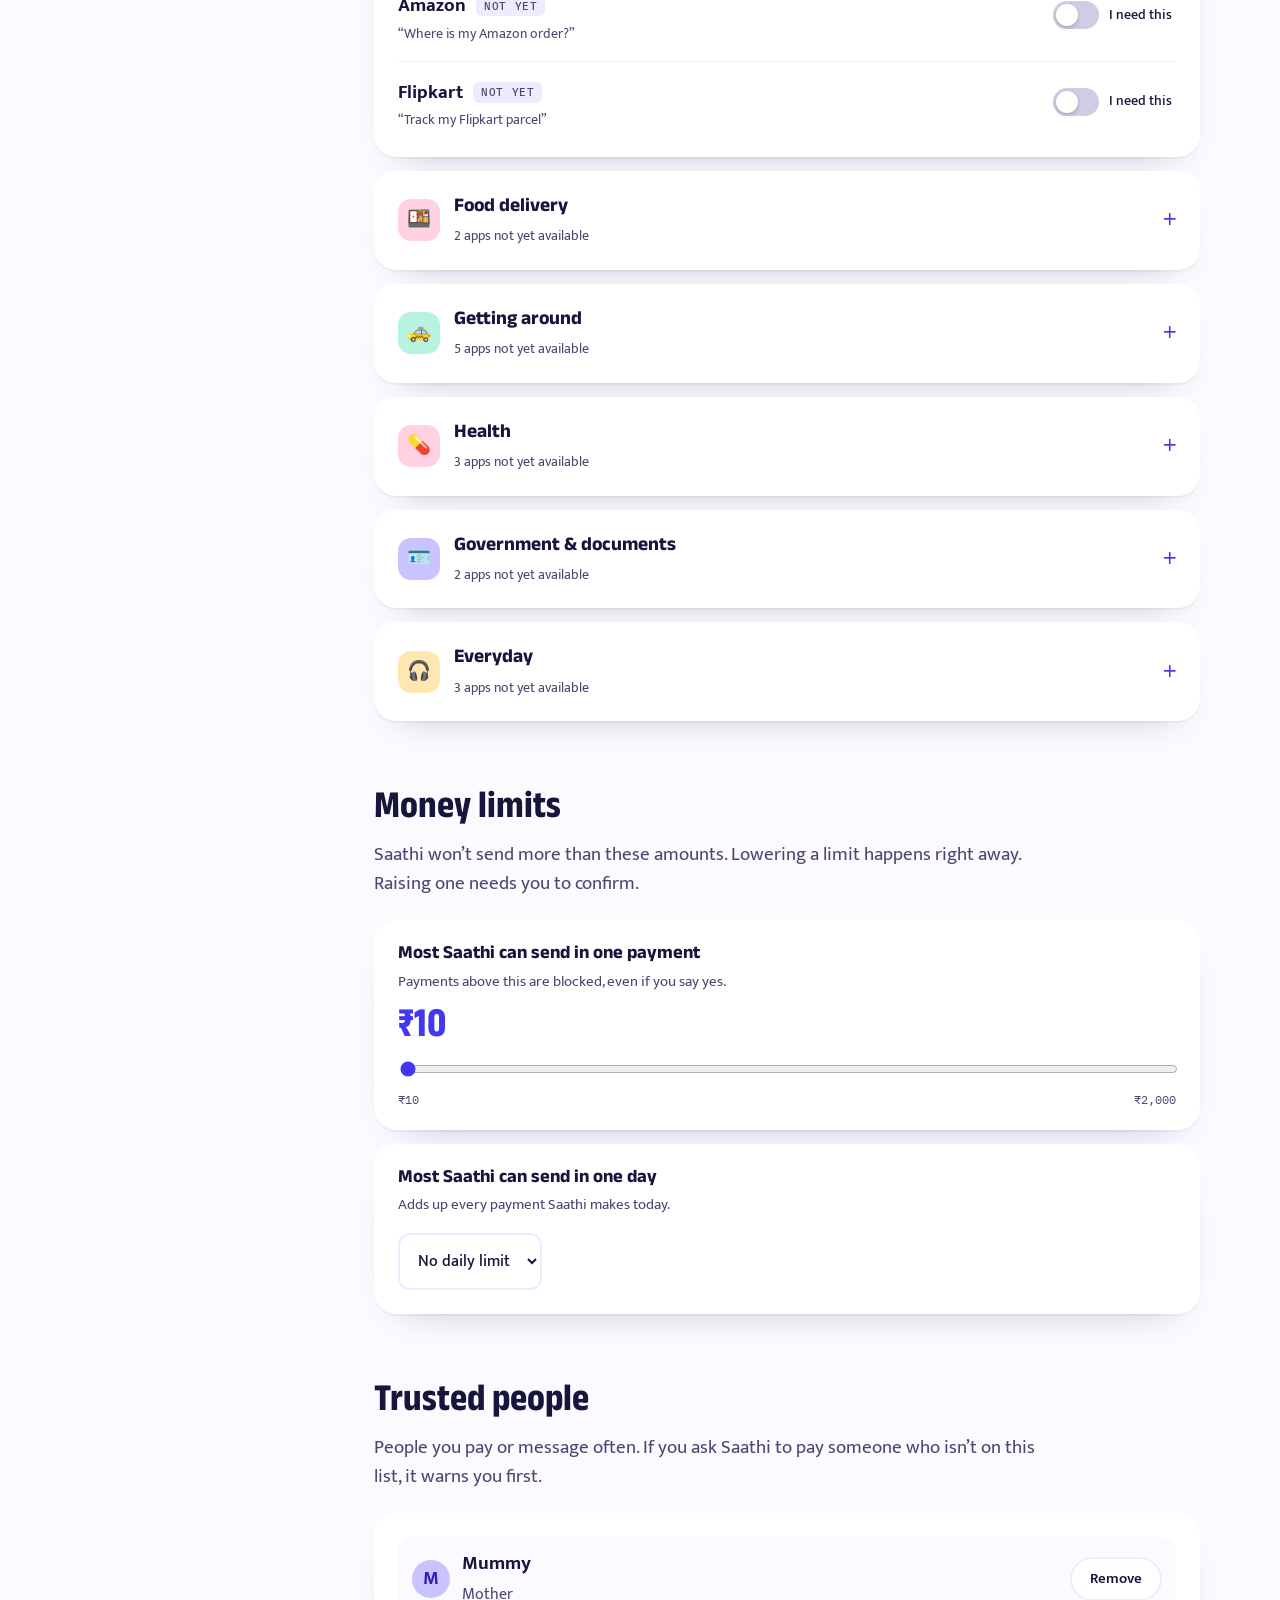
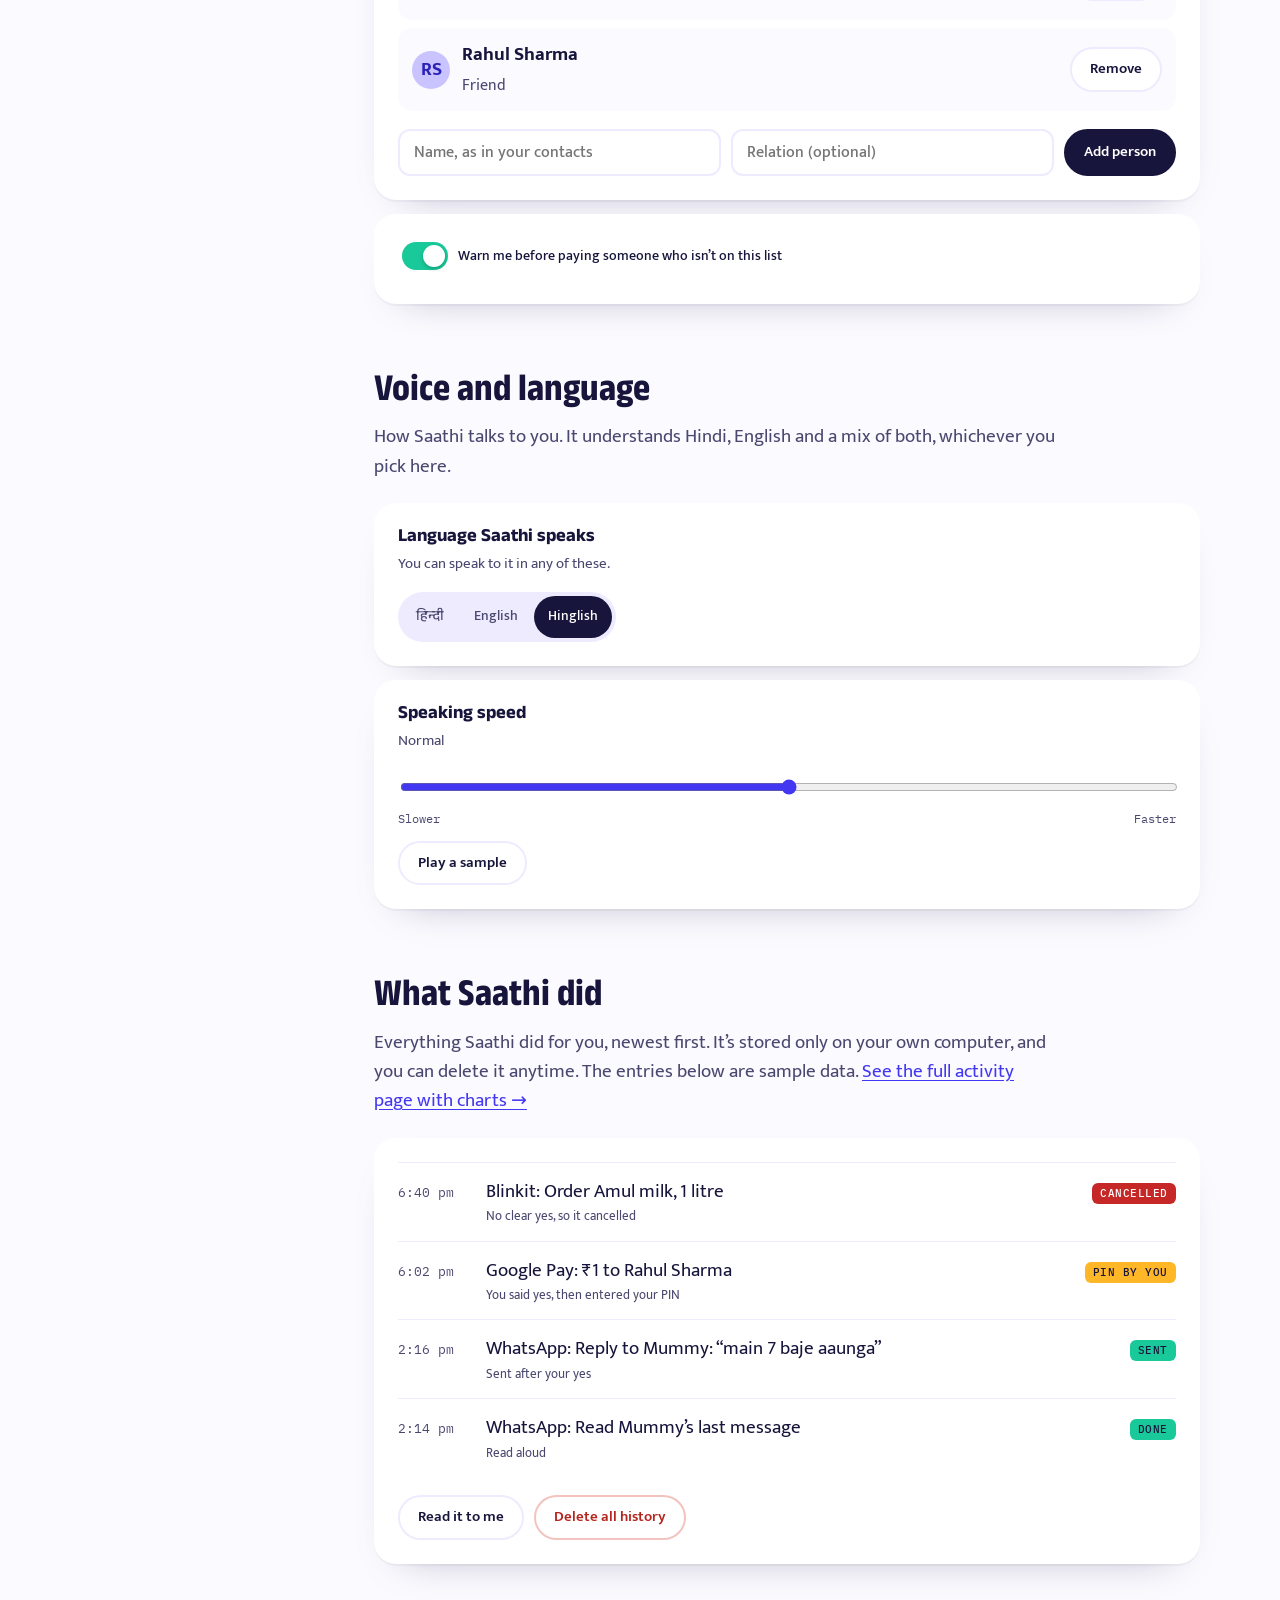
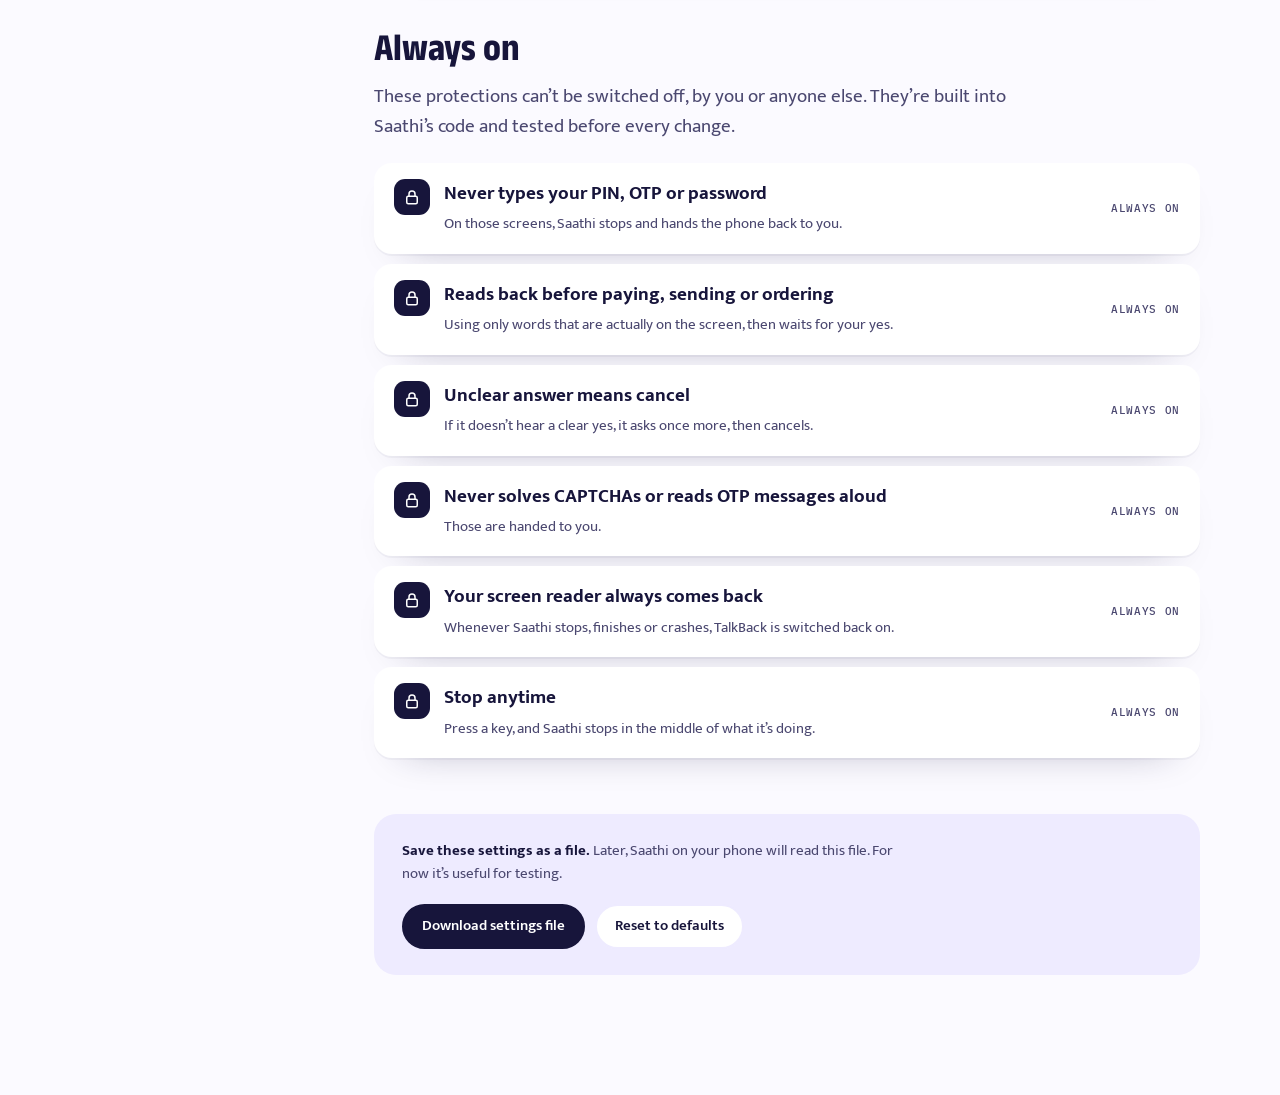
<file: site/settings.html>
<!doctype html>
<html lang="en">
<head>
<meta charset="utf-8">
<meta name="viewport" content="width=device-width, initial-scale=1">
<link rel="icon" href="data:image/svg+xml,%3Csvg xmlns=%22http://www.w3.org/2000/svg%22 viewBox=%220 0 64 64%22%3E%3Crect width=%2264%22 height=%2264%22 rx=%2216%22 fill=%22%234338f2%22/%3E%3Ctext x=%2232%22 y=%2244%22 font-size=%2234%22 text-anchor=%22middle%22 fill=%22%23ffb627%22 font-family=%22sans-serif%22 font-weight=%22700%22%3E%E0%A4%B8%3C/text%3E%3C/svg%3E">
<meta property="og:title" content="Saathi Settings">
<meta property="og:description" content="Choose which apps Saathi can use, set money limits, manage trusted people and voice, and see what Saathi did.">
<meta property="og:type" content="website">
<meta name="theme-color" content="#4338f2">
<title>Saathi Settings</title>
<meta name="description" content="Choose which apps Saathi can use, set money limits, manage trusted people and voice, and see what Saathi did.">
<script src="config.js"></script>
<link rel="preconnect" href="https://fonts.googleapis.com">
<link rel="preconnect" href="https://fonts.gstatic.com" crossorigin>
<link href="https://fonts.googleapis.com/css2?family=Anek+Devanagari:wdth,wght@75..125,300..800&family=Mukta:wght@400;500;700&family=IBM+Plex+Mono:wght@400;500&display=swap" rel="stylesheet">
<style>
  :root {
    --paper: #fbfaff; --lilac: #eeebff; --ink: #17153b; --ink-2: #4b4870;
    --blue: #4338f2; --blue-deep: #2b22b8; --marigold: #ffb627; --pink: #ff5c93; --mint: #19c99a; --coral: #f0473c;
    --f-display: "Anek Devanagari", "Mukta", system-ui, sans-serif;
    --f-body: "Mukta", system-ui, sans-serif;
    --f-mono: "IBM Plex Mono", ui-monospace, monospace;
    --r: 22px;
    --card-shadow: 0 2px 0 rgba(23,21,59,.04), 0 18px 40px -30px rgba(23,21,59,.4);
  }
  * { box-sizing: border-box; }
  body { margin: 0; background: var(--paper); color: var(--ink); font-family: var(--f-body); font-size: clamp(17px, 0.6vw + 14px, 19px); line-height: 1.55; -webkit-font-smoothing: antialiased; }
  a { color: var(--blue); text-underline-offset: 3px; }
  :focus-visible { outline: 3px solid var(--blue); outline-offset: 3px; border-radius: 8px; }
  [lang="hi"] { font-family: var(--f-display); }
  .sr-only { position: absolute; width: 1px; height: 1px; overflow: hidden; clip: rect(0 0 0 0); white-space: nowrap; }
  .skip { position: absolute; left: 16px; top: -60px; background: var(--ink); color: #fff; padding: 10px 16px; border-radius: 10px; z-index: 50; }
  .skip:focus { top: 12px; }

  /* header */
  header.top { position: sticky; top: 0; z-index: 20; backdrop-filter: blur(14px); -webkit-backdrop-filter: blur(14px); background: rgba(251,250,255,.85); border-bottom: 1px solid rgba(67,56,242,.08); }
  header.top .in { max-width: 1200px; margin: 0 auto; padding: 0 clamp(16px, 4vw, 40px); height: 64px; display: flex; align-items: center; justify-content: space-between; gap: 12px; }
  .mark { display: flex; align-items: center; gap: 10px; text-decoration: none; color: var(--ink); font: 700 1.3rem/1 var(--f-display); }
  .mark .dot { width: 24px; height: 24px; border-radius: 50%; background: conic-gradient(from 0deg, var(--blue), var(--pink), var(--marigold), var(--mint), var(--blue)); }
  .back { font-weight: 500; font-size: 0.95rem; color: var(--ink-2); text-decoration: none; }
  .back:hover { color: var(--blue); }

  .shell { max-width: 1200px; margin: 0 auto; padding: 0 clamp(16px, 4vw, 40px) 120px; display: grid; grid-template-columns: 230px 1fr; gap: clamp(24px, 5vw, 64px); }
  nav.toc { position: sticky; top: 88px; align-self: start; padding-top: 40px; }
  nav.toc ol { list-style: none; margin: 0; padding: 0; display: grid; gap: 4px; }
  nav.toc a { display: block; padding: 9px 14px; border-radius: 12px; text-decoration: none; color: var(--ink-2); font-weight: 500; font-size: 0.95rem; }
  nav.toc a:hover { background: var(--lilac); color: var(--ink); }
  nav.toc a.cur { background: var(--ink); color: #fff; }

  /* intro */
  .intro { padding: 40px 0 8px; }
  .kicker { display: inline-block; font: 500 0.75rem/1 var(--f-mono); letter-spacing: .1em; text-transform: uppercase; padding: 7px 11px; border-radius: 8px; background: var(--lilac); color: var(--blue); margin: 0 0 16px; }
  h1 { font: 700 clamp(2.4rem, 5vw, 3.8rem)/1 var(--f-display); font-variation-settings: "wdth" 84; letter-spacing: -0.015em; margin: 0 0 16px; }
  .summary { background: var(--blue); color: #fff; border-radius: 26px; padding: 26px 28px; display: grid; gap: 18px; margin: 24px 0 8px; }
  .summary p { margin: 0; font: 600 clamp(1.2rem, 2vw, 1.5rem)/1.35 var(--f-display); font-variation-settings: "wdth" 92; }
  .summary .row { display: flex; gap: 10px; flex-wrap: wrap; }
  .proto { font-size: 0.88rem; color: var(--ink-2); margin: 12px 0 0; }

  section.block { padding-top: 56px; scroll-margin-top: 72px; }
  h2 { font: 700 clamp(1.7rem, 3vw, 2.4rem)/1.05 var(--f-display); font-variation-settings: "wdth" 86; margin: 0 0 8px; }
  .help { margin: 0 0 22px; color: var(--ink-2); max-width: 62ch; }

  /* buttons */
  .btn { display: inline-flex; align-items: center; gap: 8px; font: 600 0.92rem/1 var(--f-body); padding: 13px 18px; border-radius: 999px; cursor: pointer; border: 2px solid var(--ink); background: var(--ink); color: #fff; text-decoration: none; }
  .btn.light { background: #fff; color: var(--ink); border-color: var(--lilac); }
  .btn.light:hover { border-color: var(--blue); }
  .btn.on-blue { background: #fff; color: var(--blue-deep); border-color: #fff; }
  .btn.on-blue.ghost { background: transparent; color: #fff; border-color: rgba(255,255,255,.5); }
  .btn.danger { background: #fff; color: #b3261e; border-color: #f3c3bf; }
  .btn svg { width: 18px; height: 18px; flex: none; }

  /* app groups */
  details.group { background: #fff; border-radius: var(--r); box-shadow: var(--card-shadow); margin-bottom: 14px; }
  details.group > summary { list-style: none; cursor: pointer; padding: 20px 24px; display: flex; align-items: center; gap: 14px; border-radius: var(--r); }
  details.group > summary::-webkit-details-marker { display: none; }
  .g-ic { width: 42px; height: 42px; border-radius: 13px; display: grid; place-items: center; flex: none; font-size: 1.2rem; }
  .g-title { font: 700 1.2rem/1.1 var(--f-display); }
  .g-meta { font-size: 0.85rem; color: var(--ink-2); }
  .g-chev { margin-left: auto; color: var(--blue); font-size: 1.5rem; line-height: 1; transition: transform .2s ease; }
  details[open] > summary .g-chev { transform: rotate(45deg); }
  .apps { list-style: none; margin: 0; padding: 0 24px 10px; }
  .app { display: grid; grid-template-columns: 1fr auto; gap: 10px 20px; align-items: center; padding: 16px 0; border-top: 1px solid var(--lilac); }
  .app-name { font-weight: 700; display: flex; align-items: center; gap: 10px; flex-wrap: wrap; }
  .app-eg { font-size: 0.88rem; color: var(--ink-2); margin-top: 2px; }
  .badge { font: 500 0.66rem/1 var(--f-mono); letter-spacing: .06em; text-transform: uppercase; padding: 5px 8px; border-radius: 6px; }
  .b-now { background: var(--mint); color: var(--ink); }
  .b-next { background: var(--marigold); color: var(--ink); }
  .b-later { background: var(--lilac); color: var(--ink-2); }
  .note { font-size: 0.8rem; color: var(--ink-2); margin-top: 4px; }

  /* segmented radio */
  fieldset.seg { border: 0; margin: 0; padding: 0; }
  fieldset.seg legend { position: absolute; width: 1px; height: 1px; overflow: hidden; clip: rect(0 0 0 0); }
  .seg-opts { display: inline-flex; background: var(--lilac); border-radius: 999px; padding: 4px; gap: 2px; flex-wrap: wrap; }
  .seg-opts input { position: absolute; opacity: 0; pointer-events: none; }
  .seg-opts label { padding: 9px 14px; border-radius: 999px; font-size: 0.86rem; font-weight: 500; cursor: pointer; color: var(--ink-2); white-space: nowrap; transition: background .15s ease, color .15s ease; }
  .seg-opts input:checked + label { background: var(--ink); color: #fff; }
  .seg-opts input:checked + label.act { background: var(--blue); }
  .seg-opts input:focus-visible + label { outline: 3px solid var(--blue); outline-offset: 2px; }

  /* switch */
  .switch { display: inline-flex; align-items: center; gap: 10px; background: none; border: 0; padding: 4px; cursor: pointer; font: 500 0.88rem/1.2 var(--f-body); color: var(--ink); text-align: left; }
  .switch .track { width: 46px; height: 28px; border-radius: 999px; background: #cfcce6; position: relative; flex: none; transition: background .2s ease; }
  .switch .track::after { content: ""; position: absolute; top: 3px; left: 3px; width: 22px; height: 22px; border-radius: 50%; background: #fff; box-shadow: 0 2px 4px rgba(0,0,0,.2); transition: transform .2s ease; }
  .switch[aria-checked="true"] .track { background: var(--mint); }
  .switch[aria-checked="true"] .track::after { transform: translateX(18px); }

  /* cards */
  .card { background: #fff; border-radius: var(--r); box-shadow: var(--card-shadow); padding: 24px; margin-bottom: 14px; }
  .card h3 { margin: 0 0 4px; font: 700 1.15rem/1.2 var(--f-display); }
  .card .sub { margin: 0 0 16px; color: var(--ink-2); font-size: 0.92rem; }
  .big-val { font: 700 2.6rem/1 var(--f-display); font-variation-settings: "wdth" 80; color: var(--blue); }
  input[type="range"] { width: 100%; accent-color: var(--blue); height: 32px; }
  .scale { display: flex; justify-content: space-between; font: 400 0.75rem/1 var(--f-mono); color: var(--ink-2); }
  select, input[type="text"] { font: 500 1rem/1.2 var(--f-body); padding: 12px 14px; border-radius: 12px; border: 2px solid var(--lilac); background: #fff; color: var(--ink); min-width: 0; }
  select:focus-visible, input[type="text"]:focus-visible { border-color: var(--blue); outline: none; box-shadow: 0 0 0 3px rgba(67,56,242,.25); }
  .two { display: grid; grid-template-columns: 1fr 1fr; gap: 14px; }

  /* trusted */
  .people { list-style: none; margin: 0 0 18px; padding: 0; display: grid; gap: 8px; }
  .person { display: flex; align-items: center; gap: 12px; padding: 12px 14px; border-radius: 14px; background: var(--paper); }
  .person .av { width: 38px; height: 38px; border-radius: 50%; background: #c9c4ff; display: grid; place-items: center; font-weight: 700; color: var(--blue-deep); flex: none; }
  .person b { display: block; }
  .person small { color: var(--ink-2); }
  .person button { margin-left: auto; }
  .add-row { display: flex; gap: 10px; flex-wrap: wrap; }
  .add-row input { flex: 1 1 180px; }
  .empty { color: var(--ink-2); font-size: 0.92rem; padding: 12px 0; }

  /* activity */
  .acts { list-style: none; margin: 0 0 18px; padding: 0; }
  .acts li { display: grid; grid-template-columns: 74px 1fr auto; gap: 14px; padding: 14px 0; border-top: 1px solid var(--lilac); align-items: baseline; }
  .acts time { font: 400 0.8rem/1 var(--f-mono); color: var(--ink-2); }
  .acts .what small { display: block; color: var(--ink-2); font-size: 0.82rem; }
  .res { font: 500 0.68rem/1 var(--f-mono); letter-spacing: .05em; padding: 5px 8px; border-radius: 6px; white-space: nowrap; }
  .r-ok { background: var(--mint); } .r-hold { background: var(--marigold); } .r-stop { background: #c62828; color: #fff; }  /* darker coral: white text contrast 5.6 */

  /* locked */
  .locks { list-style: none; margin: 0; padding: 0; display: grid; gap: 10px; }
  .locks li { display: flex; gap: 14px; align-items: flex-start; background: #fff; border-radius: 18px; padding: 16px 20px; box-shadow: var(--card-shadow); }
  .locks .lk { width: 36px; height: 36px; border-radius: 11px; background: var(--ink); display: grid; place-items: center; flex: none; }
  .locks .lk svg { width: 18px; height: 18px; }
  .locks b { display: block; }
  .locks span { color: var(--ink-2); font-size: 0.92rem; }
  .locks .state { margin-left: auto; font: 500 0.68rem/1 var(--f-mono); letter-spacing: .06em; color: var(--ink-2); white-space: nowrap; align-self: center; }

  .export { margin-top: 56px; padding: 26px 28px; border-radius: var(--r); background: var(--lilac); display: flex; gap: 18px; align-items: center; justify-content: space-between; flex-wrap: wrap; }
  .export p { margin: 0; max-width: 56ch; color: var(--ink-2); font-size: 0.92rem; }
  .export b { color: var(--ink); }

  /* toast */
  .toast { position: fixed; left: 50%; bottom: 24px; transform: translate(-50%, 140%); background: var(--ink); color: #fff; border-radius: 16px; padding: 12px 12px 12px 20px; display: flex; gap: 16px; align-items: center; box-shadow: 0 20px 40px -16px rgba(23,21,59,.6); max-width: calc(100vw - 32px); transition: transform .3s cubic-bezier(.2,.7,.2,1); z-index: 40; }
  .toast.show { transform: translate(-50%, 0); }
  .toast button { background: var(--marigold); color: var(--ink); border: 0; border-radius: 999px; padding: 9px 14px; font: 600 0.88rem/1 var(--f-body); cursor: pointer; flex: none; }

  /* dialog */
  dialog { border: 0; border-radius: 26px; padding: 30px; max-width: 460px; width: calc(100vw - 32px); color: var(--ink); box-shadow: 0 40px 80px -30px rgba(23,21,59,.6); }
  dialog::backdrop { background: rgba(23,21,59,.45); }
  dialog h2 { font-size: 1.7rem; }
  dialog p { color: var(--ink-2); margin: 0 0 22px; }
  dialog .row { display: flex; gap: 10px; flex-wrap: wrap; }

  @media (max-width: 860px) {
    .shell { grid-template-columns: 1fr; }
    nav.toc { position: static; padding-top: 16px; overflow-x: auto; }
    nav.toc ol { display: flex; gap: 6px; width: max-content; }
    nav.toc a { white-space: nowrap; background: #fff; }
    .app { grid-template-columns: 1fr; }
    .two { grid-template-columns: 1fr; }
  }
  @media (max-width: 520px) {
    .acts li { grid-template-columns: 1fr auto; }
    .acts time { grid-column: 1 / -1; }
    .locks .state { display: none; }
  }
  @media (prefers-reduced-motion: reduce) { *, *::before, *::after { transition: none !important; } }
</style>
</head>
<body>
<a class="skip" href="#main">Skip to settings</a>
<header class="top">
  <div class="in">
    <a class="mark" href="index.html"><span class="dot" aria-hidden="true"></span>Saathi</a>
    <nav aria-label="Pages" style="display:flex;gap:18px"><a class="back" href="index.html">Home</a><a class="back" href="activity.html">Activity</a></nav>
  </div>
</header>

<div class="shell">
  <nav class="toc" aria-label="Settings sections">
    <ol>
      <li><a href="#apps">Apps</a></li>
      <li><a href="#money">Money limits</a></li>
      <li><a href="#people">Trusted people</a></li>
      <li><a href="#voice">Voice &amp; language</a></li>
      <li><a href="#activity">Activity</a></li>
      <li><a href="#locked">Always on</a></li>
    </ol>
  </nav>

  <main id="main">
    <div class="intro">
      <p class="kicker">Settings</p>
      <h1>You decide what Saathi can do.</h1>
      <div class="summary">
        <p id="summary" aria-live="polite"></p>
        <div class="row">
          <button class="btn on-blue" id="readSummary" type="button">
            <svg viewBox="0 0 24 24" fill="none" stroke="currentColor" stroke-width="2" aria-hidden="true"><path d="M11 5 6 9H3v6h3l5 4V5z"/><path d="M15.5 8.5a5 5 0 0 1 0 7"/></svg>
            Read my settings aloud
          </button>
          <button class="btn on-blue ghost switch-like" id="speakToggle" type="button" role="switch" aria-checked="false">Also speak every change: Off</button>
        </div>
      </div>
      <p class="proto">Prototype: your choices are saved in this browser only. They aren’t connected to the phone yet.</p>
    </div>

    <section class="block" id="apps" aria-labelledby="apps-h">
      <h2 id="apps-h">Apps Saathi can use</h2>
      <p class="help">Pick how much Saathi may do in each app. Anything that pays, sends or orders always asks you first. For apps that don’t work yet, tell us if you need them.</p>
      <div id="groups"></div>
    </section>

    <section class="block" id="money" aria-labelledby="money-h">
      <h2 id="money-h">Money limits</h2>
      <p class="help">Saathi won’t send more than these amounts. Lowering a limit happens right away. Raising one needs you to confirm.</p>
      <div class="card">
        <h3><label for="perPay">Most Saathi can send in one payment</label></h3>
        <p class="sub">Payments above this are blocked, even if you say yes.</p>
        <div class="big-val" id="perPayVal" aria-hidden="true">₹10</div>
        <input type="range" id="perPay" min="0" max="6" step="1" value="0">
        <div class="scale" aria-hidden="true"><span>₹10</span><span>₹2,000</span></div>
      </div>
      <div class="card">
        <h3><label for="daily">Most Saathi can send in one day</label></h3>
        <p class="sub">Adds up every payment Saathi makes today.</p>
        <select id="daily">
          <option value="0">No daily limit</option>
          <option value="100">₹100 a day</option>
          <option value="500">₹500 a day</option>
          <option value="1000">₹1,000 a day</option>
          <option value="2000">₹2,000 a day</option>
        </select>
      </div>
    </section>

    <section class="block" id="people" aria-labelledby="people-h">
      <h2 id="people-h">Trusted people</h2>
      <p class="help">People you pay or message often. If you ask Saathi to pay someone who isn’t on this list, it warns you first.</p>
      <div class="card">
        <ul class="people" id="peopleList" aria-label="Trusted people"></ul>
        <form class="add-row" id="addPerson">
          <label class="sr-only" for="pName">Name, as saved in your contacts</label>
          <input type="text" id="pName" placeholder="Name, as in your contacts" autocomplete="off" required>
          <label class="sr-only" for="pRel">Relation (optional)</label>
          <input type="text" id="pRel" placeholder="Relation (optional)" autocomplete="off">
          <button class="btn" type="submit">Add person</button>
        </form>
      </div>
      <div class="card">
        <button class="switch" type="button" id="warnUnknown" role="switch" aria-checked="true">
          <span class="track" aria-hidden="true"></span>
          <span>Warn me before paying someone who isn’t on this list</span>
        </button>
      </div>
    </section>

    <section class="block" id="voice" aria-labelledby="voice-h">
      <h2 id="voice-h">Voice and language</h2>
      <p class="help">How Saathi talks to you. It understands Hindi, English and a mix of both, whichever you pick here.</p>
      <div class="card">
        <fieldset class="seg">
          <legend>Language Saathi speaks</legend>
          <h3 aria-hidden="true">Language Saathi speaks</h3>
          <p class="sub" aria-hidden="true">You can speak to it in any of these.</p>
          <div class="seg-opts" id="langOpts">
            <input type="radio" name="lang" id="lang-hi" value="hi"><label for="lang-hi"><span lang="hi">हिन्दी</span></label>
            <input type="radio" name="lang" id="lang-en" value="en"><label for="lang-en">English</label>
            <input type="radio" name="lang" id="lang-mix" value="mix"><label for="lang-mix">Hinglish</label>
          </div>
        </fieldset>
      </div>
      <div class="card">
        <h3><label for="speed">Speaking speed</label></h3>
        <p class="sub" id="speedVal">Normal</p>
        <input type="range" id="speed" min="0" max="4" step="1" value="2" aria-describedby="speedVal">
        <div class="scale" aria-hidden="true"><span>Slower</span><span>Faster</span></div>
        <p style="margin:16px 0 0"><button class="btn light" type="button" id="sample">Play a sample</button></p>
      </div>
    </section>

    <section class="block" id="activity" aria-labelledby="activity-h">
      <h2 id="activity-h">What Saathi did</h2>
      <p class="help">Everything Saathi did for you, newest first. It’s stored only on your own computer, and you can delete it anytime. The entries below are sample data. <a href="activity.html">See the full activity page with charts →</a></p>
      <div class="card">
        <ul class="acts" id="acts" aria-label="Sample activity"></ul>
        <div class="row" style="display:flex;gap:10px;flex-wrap:wrap">
          <button class="btn light" type="button" id="readActs">Read it to me</button>
          <button class="btn danger" type="button" id="clearActs">Delete all history</button>
        </div>
      </div>
    </section>

    <section class="block" id="locked" aria-labelledby="locked-h">
      <h2 id="locked-h">Always on</h2>
      <p class="help">These protections can’t be switched off, by you or anyone else. They’re built into Saathi’s code and tested before every change.</p>
      <ul class="locks">
        <li><span class="lk" aria-hidden="true"><svg viewBox="0 0 24 24" fill="none" stroke="#fff" stroke-width="2"><rect x="5" y="11" width="14" height="10" rx="2"/><path d="M8 11V8a4 4 0 0 1 8 0v3"/></svg></span><div><b>Never types your PIN, OTP or password</b><span>On those screens, Saathi stops and hands the phone back to you.</span></div><span class="state">ALWAYS ON</span></li>
        <li><span class="lk" aria-hidden="true"><svg viewBox="0 0 24 24" fill="none" stroke="#fff" stroke-width="2"><rect x="5" y="11" width="14" height="10" rx="2"/><path d="M8 11V8a4 4 0 0 1 8 0v3"/></svg></span><div><b>Reads back before paying, sending or ordering</b><span>Using only words that are actually on the screen, then waits for your yes.</span></div><span class="state">ALWAYS ON</span></li>
        <li><span class="lk" aria-hidden="true"><svg viewBox="0 0 24 24" fill="none" stroke="#fff" stroke-width="2"><rect x="5" y="11" width="14" height="10" rx="2"/><path d="M8 11V8a4 4 0 0 1 8 0v3"/></svg></span><div><b>Unclear answer means cancel</b><span>If it doesn’t hear a clear yes, it asks once more, then cancels.</span></div><span class="state">ALWAYS ON</span></li>
        <li><span class="lk" aria-hidden="true"><svg viewBox="0 0 24 24" fill="none" stroke="#fff" stroke-width="2"><rect x="5" y="11" width="14" height="10" rx="2"/><path d="M8 11V8a4 4 0 0 1 8 0v3"/></svg></span><div><b>Never solves CAPTCHAs or reads OTP messages aloud</b><span>Those are handed to you.</span></div><span class="state">ALWAYS ON</span></li>
        <li><span class="lk" aria-hidden="true"><svg viewBox="0 0 24 24" fill="none" stroke="#fff" stroke-width="2"><rect x="5" y="11" width="14" height="10" rx="2"/><path d="M8 11V8a4 4 0 0 1 8 0v3"/></svg></span><div><b>Your screen reader always comes back</b><span>Whenever Saathi stops, finishes or crashes, TalkBack is switched back on.</span></div><span class="state">ALWAYS ON</span></li>
        <li><span class="lk" aria-hidden="true"><svg viewBox="0 0 24 24" fill="none" stroke="#fff" stroke-width="2"><rect x="5" y="11" width="14" height="10" rx="2"/><path d="M8 11V8a4 4 0 0 1 8 0v3"/></svg></span><div><b>Stop anytime</b><span>Press a key, and Saathi stops in the middle of what it’s doing.</span></div><span class="state">ALWAYS ON</span></li>
      </ul>
    </section>

    <div class="export">
      <p><b>Save these settings as a file.</b> Later, Saathi on your phone will read this file. For now it’s useful for testing.</p>
      <div style="display:flex;gap:10px;flex-wrap:wrap">
        <button class="btn" type="button" id="exportBtn">Download settings file</button>
        <button class="btn light" type="button" id="resetBtn">Reset to defaults</button>
      </div>
    </div>
  </main>
</div>

<div class="toast" id="toast" role="status"><span id="toastMsg"></span><button type="button" id="undoBtn">Undo</button></div>

<dialog id="confirm" aria-labelledby="cTitle" aria-describedby="cBody">
  <h2 id="cTitle"></h2>
  <p id="cBody"></p>
  <div class="row">
    <button class="btn light" type="button" id="cNo" autofocus>Cancel</button>
    <button class="btn" type="button" id="cYes">Yes, change it</button>
  </div>
</dialog>

<script src="voice.js"></script>
<script>
(() => {
  /* ---------- catalogue: status reflects what Saathi can do today ---------- */
  const LEVELS = {
    msg:   ['Off', 'Read', 'Read & reply'],
    money: ['Off', 'Check balance', 'Pay (asks first)'],
    shop:  ['Off', 'Browse', 'Order (asks first)'],
    trip:  ['Off', 'Check', 'Book (asks first)'],
    read:  ['Off', 'Read only'],
    use:   ['Off', 'On'],
  };
  const GROUPS = [
    { id: 'talk', title: 'Messages & calls', ic: '💬', bg: '#b8f2e0', apps: [
      { id: 'whatsapp', name: 'WhatsApp', kind: 'msg', status: 'now', eg: '“Read Mummy’s last message”' },
      { id: 'phone', name: 'Phone calls', kind: 'use', status: 'later', eg: '“Call Rahul”' },
      { id: 'sms', name: 'SMS messages', kind: 'msg', status: 'later', eg: '“Read my last SMS from the bank”', note: 'OTP codes are never read aloud.' },
      { id: 'gmail', name: 'Gmail', kind: 'msg', status: 'later', eg: '“Any new email from office?”' },
    ]},
    { id: 'money', title: 'Money & banking', ic: '₹', bg: '#c9c4ff', apps: [
      { id: 'gpay', name: 'Google Pay', kind: 'money', status: (window.SAATHI_CONFIG && window.SAATHI_CONFIG.paymentsLive) ? 'now' : 'soon', eg: '“Send Rahul ₹1”' },
      { id: 'phonepe', name: 'PhonePe', kind: 'money', status: 'next', eg: '“PhonePe se bijli ka bill bharo”' },
      { id: 'bhim', name: 'BHIM UPI', kind: 'money', status: 'next', eg: '“Check my balance”' },
      { id: 'paytm', name: 'Paytm', kind: 'money', status: 'later', eg: '“Recharge my phone”' },
      { id: 'bank', name: 'Bank app (e.g. SBI YONO)', kind: 'read', status: 'later', eg: '“What’s my account balance?”' },
    ]},
    { id: 'shop', title: 'Groceries & shopping', ic: '🛒', bg: '#ffe7b0', apps: [
      { id: 'blinkit', name: 'Blinkit', kind: 'shop', status: 'now', eg: '“Order 1 litre of Amul milk”' },
      { id: 'zepto', name: 'Zepto', kind: 'shop', status: 'later', eg: '“Order bread and eggs”' },
      { id: 'instamart', name: 'Swiggy Instamart', kind: 'shop', status: 'later', eg: '“Reorder my usual groceries”' },
      { id: 'amazon', name: 'Amazon', kind: 'shop', status: 'later', eg: '“Where is my Amazon order?”' },
      { id: 'flipkart', name: 'Flipkart', kind: 'shop', status: 'later', eg: '“Track my Flipkart parcel”' },
    ]},
    { id: 'food', title: 'Food delivery', ic: '🍱', bg: '#ffd1e2', apps: [
      { id: 'swiggy', name: 'Swiggy', kind: 'shop', status: 'later', eg: '“Order my usual thali”' },
      { id: 'zomato', name: 'Zomato', kind: 'shop', status: 'later', eg: '“How far is my food?”' },
    ]},
    { id: 'travel', title: 'Getting around', ic: '🚕', bg: '#b8f2e0', apps: [
      { id: 'uber', name: 'Uber', kind: 'trip', status: 'later', eg: '“Book a cab to the station”' },
      { id: 'ola', name: 'Ola', kind: 'trip', status: 'later', eg: '“How far is my driver?”' },
      { id: 'rapido', name: 'Rapido', kind: 'trip', status: 'later', eg: '“Book an auto home”' },
      { id: 'irctc', name: 'IRCTC Rail Connect', kind: 'trip', status: 'later', eg: '“Check my train’s PNR status”', note: 'CAPTCHAs are always handed to you.' },
      { id: 'maps', name: 'Google Maps', kind: 'read', status: 'later', eg: '“Where am I right now?”' },
    ]},
    { id: 'health', title: 'Health', ic: '💊', bg: '#ffd1e2', apps: [
      { id: '1mg', name: 'Tata 1mg', kind: 'shop', status: 'later', eg: '“Reorder my BP medicine”' },
      { id: 'pharmeasy', name: 'PharmEasy', kind: 'shop', status: 'later', eg: '“When will my medicines arrive?”' },
      { id: 'practo', name: 'Practo', kind: 'trip', status: 'later', eg: '“Book a doctor for tomorrow”' },
    ]},
    { id: 'gov', title: 'Government & documents', ic: '🪪', bg: '#c9c4ff', apps: [
      { id: 'digilocker', name: 'DigiLocker', kind: 'read', status: 'later', eg: '“Read my Aadhaar details”' },
      { id: 'umang', name: 'UMANG', kind: 'read', status: 'later', eg: '“Check my PF balance”' },
    ]},
    { id: 'daily', title: 'Everyday', ic: '🎧', bg: '#ffe7b0', apps: [
      { id: 'youtube', name: 'YouTube', kind: 'use', status: 'later', eg: '“Play today’s news”' },
      { id: 'spotify', name: 'Spotify', kind: 'use', status: 'later', eg: '“Play old Hindi songs”' },
      { id: 'clock', name: 'Alarms & reminders', kind: 'use', status: 'later', eg: '“Remind me to take medicine at 9”' },
    ]},
  ];
  const ALL = GROUPS.flatMap(g => g.apps);
  const STATUS = { now: ['b-now', 'Works now'], soon: ['b-next', 'In progress'], next: ['b-next', 'Next up'], later: ['b-later', 'Not yet'] };
  const PER_PAY = [10, 50, 100, 200, 500, 1000, 2000];
  const SPEEDS = ['Much slower', 'Slower', 'Normal', 'Faster', 'Much faster'];
  const RATES = [0.7, 0.85, 1, 1.2, 1.4];

  const DEFAULTS = {
    apps: { whatsapp: 2, gpay: 2, blinkit: 1 },
    want: {},
    perPay: 0, daily: '0', warnUnknown: true,
    trusted: [{ name: 'Mummy', rel: 'Mother' }, { name: 'Rahul Sharma', rel: 'Friend' }],
    lang: 'mix', speed: 2, speakChanges: false, history: true,
  };
  const KEY = 'saathi-settings-v1';
  const clone = o => JSON.parse(JSON.stringify(o));
  let state = clone(DEFAULTS);
  try { const saved = JSON.parse(localStorage.getItem(KEY)); if (saved) state = { ...clone(DEFAULTS), ...saved }; } catch (e) {}
  const save = () => { try { localStorage.setItem(KEY, JSON.stringify(state)); } catch (e) {} };

  /* ---------- speech + announcements ---------- */
  const synth = window.speechSynthesis;
  function speak(text, lang) {
    if (!synth) return;
    synth.cancel();
    const u = new SpeechSynthesisUtterance(text);
    u.lang = lang || (state.lang === 'hi' ? 'hi-IN' : 'en-IN');
    u.rate = RATES[state.speed];
    const v = synth.getVoices().find(v => v.lang === u.lang);
    if (v) u.voice = v;
    synth.speak(u);
  }

  const toast = document.getElementById('toast');
  const toastMsg = document.getElementById('toastMsg');
  let toastTimer, undoSnap = null;
  function changed(msg, before) {
    save(); renderSummary();
    undoSnap = before;
    toastMsg.textContent = msg;
    toast.classList.add('show');
    clearTimeout(toastTimer);
    toastTimer = setTimeout(() => toast.classList.remove('show'), 6000);
    if (state.speakChanges) speak(msg, 'en-IN');
  }
  document.getElementById('undoBtn').addEventListener('click', () => {
    if (!undoSnap) return;
    state = undoSnap; undoSnap = null; save(); renderAll();
    toastMsg.textContent = 'Change undone.';
    clearTimeout(toastTimer);
    toastTimer = setTimeout(() => toast.classList.remove('show'), 3000);
  });

  /* ---------- confirm dialog (defaults to Cancel) ---------- */
  const dlg = document.getElementById('confirm');
  function confirmChange(title, body) {
    return new Promise(resolve => {
      document.getElementById('cTitle').textContent = title;
      document.getElementById('cBody').textContent = body;
      const done = ok => { dlg.close(); cleanup(); resolve(ok); };
      const yes = () => done(true), no = () => done(false), esc = e => { e.preventDefault(); done(false); };
      const cleanup = () => { cYes.removeEventListener('click', yes); cNo.removeEventListener('click', no); dlg.removeEventListener('cancel', esc); };
      const cYes = document.getElementById('cYes'), cNo = document.getElementById('cNo');
      cYes.addEventListener('click', yes); cNo.addEventListener('click', no); dlg.addEventListener('cancel', esc);
      if (typeof dlg.showModal === 'function') { dlg.showModal(); cNo.focus(); }
      else resolve(window.confirm(title + '\n' + body));
    });
  }

  /* ---------- summary ---------- */
  const fmt = n => '₹' + n.toLocaleString('en-IN');
  function renderSummary() {
    const on = ALL.filter(a => a.status === 'now' && (state.apps[a.id] || 0) > 0).map(a => a.name);
    const daily = +state.daily ? `, and ${fmt(+state.daily)} a day` : '';
    const n = state.trusted.length;
    document.getElementById('summary').textContent =
      `Saathi can use ${on.length ? on.join(', ') : 'no apps'}. Payments up to ${fmt(PER_PAY[state.perPay])} each${daily}. ${n} trusted ${n === 1 ? 'person' : 'people'}.`;
  }
  document.getElementById('readSummary').addEventListener('click', () => {
    if (state.lang === 'hi') {
      const on = ALL.filter(a => a.status === 'now' && (state.apps[a.id] || 0) > 0).length;
      speak(`साथी ${on} ऐप इस्तेमाल कर सकता है। हर पेमेंट ${PER_PAY[state.perPay]} रुपये तक। ${state.trusted.length} भरोसेमंद लोग।`, 'hi-IN');
    } else speak(document.getElementById('summary').textContent, 'en-IN');
  });
  const speakToggle = document.getElementById('speakToggle');
  speakToggle.addEventListener('click', () => {
    const before = clone(state);
    state.speakChanges = !state.speakChanges;
    renderSpeakToggle();
    changed(`Speak every change: ${state.speakChanges ? 'on' : 'off'}.`, before);
  });
  const renderSpeakToggle = () => { speakToggle.setAttribute('aria-checked', state.speakChanges); speakToggle.textContent = `Also speak every change: ${state.speakChanges ? 'On' : 'Off'}`; };

  /* ---------- apps ---------- */
  const groupsEl = document.getElementById('groups');
  function renderApps() {
    groupsEl.innerHTML = '';
    GROUPS.forEach(g => {
      const live = g.apps.filter(a => a.status === 'now');
      const onCount = live.filter(a => (state.apps[a.id] || 0) > 0).length;
      const d = document.createElement('details');
      d.className = 'group';
      d.open = g.apps.some(a => a.status === 'now');
      const meta = live.length ? `${onCount} of ${live.length} available ${live.length === 1 ? 'app' : 'apps'} on · ${g.apps.length - live.length} not yet available` : `${g.apps.length} apps not yet available`;
      d.innerHTML = `<summary><span class="g-ic" style="background:${g.bg}" aria-hidden="true">${g.ic}</span><span><span class="g-title">${g.title}</span><br><span class="g-meta">${meta}</span></span><span class="g-chev" aria-hidden="true">+</span></summary><ul class="apps"></ul>`;
      const ul = d.querySelector('.apps');
      g.apps.forEach(a => {
        const li = document.createElement('li');
        li.className = 'app';
        const [bc, bl] = STATUS[a.status];
        let control;
        if (a.status !== 'now') {
          const want = !!state.want[a.id];
          control = `<button class="switch" type="button" role="switch" aria-checked="${want}" data-want="${a.id}"><span class="track" aria-hidden="true"></span><span>I need this</span></button>`;
        } else {
          const lv = LEVELS[a.kind], cur = state.apps[a.id] || 0;
          control = `<fieldset class="seg"><legend>What Saathi can do in ${a.name}</legend><div class="seg-opts">` +
            lv.map((l, i) => `<input type="radio" name="app-${a.id}" id="app-${a.id}-${i}" value="${i}" ${i === cur ? 'checked' : ''} data-app="${a.id}"><label for="app-${a.id}-${i}" class="${i === lv.length - 1 && lv.length > 2 ? 'act' : ''}">${l}</label>`).join('') +
            `</div></fieldset>`;
        }
        li.innerHTML = `<div><div class="app-name">${a.name}<span class="badge ${bc}">${bl}</span></div><div class="app-eg">${a.eg}</div>${a.note ? `<div class="note">${a.note}</div>` : ''}</div><div>${control}</div>`;
        ul.appendChild(li);
      });
      groupsEl.appendChild(d);
    });
  }
  groupsEl.addEventListener('change', e => {
    const t = e.target;
    if (!t.dataset.app) return;
    const a = ALL.find(x => x.id === t.dataset.app);
    const before = clone(state);
    state.apps[a.id] = +t.value;
    changed(`${a.name}: ${LEVELS[a.kind][+t.value]}.`, before);
    const g = t.closest('details');
    const grp = GROUPS.find(x => x.apps.includes(a));
    const live = grp.apps.filter(x => x.status === 'now');
    g.querySelector('.g-meta').textContent = `${live.filter(x => (state.apps[x.id] || 0) > 0).length} of ${live.length} available ${live.length === 1 ? 'app' : 'apps'} on · ${grp.apps.length - live.length} not yet available`;
  });
  groupsEl.addEventListener('click', e => {
    const b = e.target.closest('[data-want]');
    if (!b) return;
    const a = ALL.find(x => x.id === b.dataset.want);
    const before = clone(state);
    state.want[a.id] = !state.want[a.id];
    b.setAttribute('aria-checked', state.want[a.id]);
    changed(state.want[a.id] ? `Noted: you need ${a.name}.` : `Removed ${a.name} from your wish list.`, before);
  });

  /* ---------- money ---------- */
  const perPay = document.getElementById('perPay');
  const perPayVal = document.getElementById('perPayVal');
  const showPerPay = i => { perPayVal.textContent = fmt(PER_PAY[i]); perPay.setAttribute('aria-valuetext', fmt(PER_PAY[i]) + ' per payment'); };
  perPay.addEventListener('input', () => showPerPay(+perPay.value));
  perPay.addEventListener('change', async () => {
    const next = +perPay.value, prev = state.perPay;
    if (next === prev) return;
    if (next > prev) {
      const ok = await confirmChange('Raise your payment limit?', `Saathi will be able to send up to ${fmt(PER_PAY[next])} in one payment, instead of ${fmt(PER_PAY[prev])}. It will still read back and ask you before every payment.`);
      if (!ok) { perPay.value = prev; showPerPay(prev); toastMsg.textContent = 'Limit not changed.'; toast.classList.add('show'); clearTimeout(toastTimer); toastTimer = setTimeout(() => toast.classList.remove('show'), 3000); return; }
    }
    const before = clone(state);
    state.perPay = next;
    changed(`Payment limit is now ${fmt(PER_PAY[next])}.`, before);
  });
  const daily = document.getElementById('daily');
  daily.addEventListener('change', async () => {
    const prev = state.daily, next = daily.value;
    const loosen = (+next === 0 && +prev !== 0) || (+prev !== 0 && +next > +prev);
    if (loosen) {
      const ok = await confirmChange('Raise your daily limit?', +next === 0 ? 'Saathi will have no daily limit. Each payment still has its own limit and still needs your yes.' : `Saathi will be able to send up to ${fmt(+next)} a day, instead of ${fmt(+prev)}.`);
      if (!ok) { daily.value = prev; return; }
    }
    const before = clone(state);
    state.daily = next;
    changed(+next ? `Daily limit is now ${fmt(+next)}.` : 'No daily limit.', before);
  });

  /* ---------- trusted people ---------- */
  const peopleList = document.getElementById('peopleList');
  function renderPeople() {
    peopleList.innerHTML = state.trusted.length ? '' : '<li class="empty">No trusted people yet. Add someone you pay or message often.</li>';
    state.trusted.forEach((p, i) => {
      const li = document.createElement('li');
      li.className = 'person';
      const initials = p.name.split(/\s+/).map(w => w[0]).join('').slice(0, 2).toUpperCase();
      li.innerHTML = `<span class="av" aria-hidden="true"></span><div><b></b><small></small></div><button class="btn light" type="button">Remove</button>`;
      li.querySelector('.av').textContent = initials;
      li.querySelector('b').textContent = p.name;
      li.querySelector('small').textContent = p.rel || 'No relation added';
      const btn = li.querySelector('button');
      btn.setAttribute('aria-label', `Remove ${p.name}`);
      btn.addEventListener('click', () => {
        const before = clone(state);
        state.trusted.splice(i, 1);
        renderPeople();
        changed(`Removed ${p.name} from trusted people.`, before);
        document.getElementById('pName').focus();
      });
      peopleList.appendChild(li);
    });
  }
  document.getElementById('addPerson').addEventListener('submit', e => {
    e.preventDefault();
    const n = document.getElementById('pName'), r = document.getElementById('pRel');
    const name = n.value.trim();
    if (!name) return;
    const before = clone(state);
    state.trusted.push({ name, rel: r.value.trim() });
    n.value = ''; r.value = '';
    renderPeople();
    changed(`Added ${name} to trusted people.`, before);
    n.focus();
  });
  const warn = document.getElementById('warnUnknown');
  warn.addEventListener('click', async () => {
    if (state.warnUnknown) {
      const ok = await confirmChange('Turn off the warning?', 'Saathi won’t warn you when you pay someone who isn’t on your trusted list. It will still read back the name and amount and wait for your yes.');
      if (!ok) return;
    }
    const before = clone(state);
    state.warnUnknown = !state.warnUnknown;
    warn.setAttribute('aria-checked', state.warnUnknown);
    changed(`Warning for unknown people: ${state.warnUnknown ? 'on' : 'off'}.`, before);
  });

  /* ---------- voice ---------- */
  const SAMPLES = { hi: ['₹1 राहुल शर्मा को भेज रहे हैं। Confirm?', 'hi-IN'], en: ['Sending one rupee to Rahul Sharma. Confirm?', 'en-IN'], mix: ['Ek rupaya Rahul Sharma ko bhej rahe hain. Confirm?', 'en-IN'] };
  const LANG_NAMES = { hi: 'Hindi', en: 'English', mix: 'Hinglish' };
  document.getElementById('langOpts').addEventListener('change', e => {
    const before = clone(state);
    state.lang = e.target.value;
    changed(`Saathi will speak ${LANG_NAMES[state.lang]}.`, before);
  });
  const speed = document.getElementById('speed');
  const speedVal = document.getElementById('speedVal');
  speed.addEventListener('input', () => { speedVal.textContent = SPEEDS[+speed.value]; speed.setAttribute('aria-valuetext', SPEEDS[+speed.value]); });
  speed.addEventListener('change', () => {
    const before = clone(state);
    state.speed = +speed.value;
    changed(`Speaking speed: ${SPEEDS[state.speed]}.`, before);
  });
  document.getElementById('sample').addEventListener('click', () => { const [t, l] = SAMPLES[state.lang]; speak(t, l); });

  /* ---------- activity (sample data) ---------- */
  const SAMPLE_ACTS = [
    { t: '6:40 pm', app: 'Blinkit', what: 'Order Amul milk, 1 litre', res: ['r-stop', 'CANCELLED'], why: 'No clear yes, so it cancelled' },
    { t: '6:02 pm', app: 'Google Pay', what: '₹1 to Rahul Sharma', res: ['r-hold', 'PIN BY YOU'], why: 'You said yes, then entered your PIN' },
    { t: '2:16 pm', app: 'WhatsApp', what: 'Reply to Mummy: “main 7 baje aaunga”', res: ['r-ok', 'SENT'], why: 'Sent after your yes' },
    { t: '2:14 pm', app: 'WhatsApp', what: 'Read Mummy’s last message', res: ['r-ok', 'DONE'], why: 'Read aloud' },
  ];
  const acts = document.getElementById('acts');
  function renderActs() {
    if (!state.history) { acts.innerHTML = '<li class="empty" style="display:block">No history. Saathi will list what it does here.</li>'; return; }
    acts.innerHTML = SAMPLE_ACTS.map(a => `<li><time>${a.t}</time><div class="what">${a.app}: ${a.what}<small>${a.why}</small></div><span class="res ${a.res[0]}">${a.res[1]}</span></li>`).join('');
  }
  document.getElementById('readActs').addEventListener('click', () => {
    if (!state.history) return speak('There is no history.', 'en-IN');
    speak(SAMPLE_ACTS.map(a => `At ${a.t}, ${a.app}: ${a.what}. ${a.why}.`).join(' '), 'en-IN');
  });
  document.getElementById('clearActs').addEventListener('click', async () => {
    const ok = await confirmChange('Delete all history?', 'This removes the list of everything Saathi did, including saved screen recordings on this computer. You can’t get it back.');
    if (!ok) return;
    state.history = false; save(); renderActs();
    toastMsg.textContent = 'History deleted.'; toast.classList.add('show'); clearTimeout(toastTimer); toastTimer = setTimeout(() => toast.classList.remove('show'), 4000);
  });

  /* ---------- export / reset ---------- */
  document.getElementById('exportBtn').addEventListener('click', () => {
    const out = {
      apps: Object.fromEntries(ALL.filter(a => a.status === 'now').map(a => [a.id, LEVELS[a.kind][state.apps[a.id] || 0]])),
      requested_apps: ALL.filter(a => state.want[a.id]).map(a => a.id),
      max_amount_inr: PER_PAY[state.perPay],
      daily_limit_inr: +state.daily || null,
      warn_unknown_payee: state.warnUnknown,
      trusted_people: state.trusted,
      speech: { language: state.lang, speed: RATES[state.speed] },
    };
    const url = URL.createObjectURL(new Blob([JSON.stringify(out, null, 2)], { type: 'application/json' }));
    const a = document.createElement('a'); a.href = url; a.download = 'saathi-settings.json'; a.click();
    setTimeout(() => URL.revokeObjectURL(url), 1000);
  });
  document.getElementById('resetBtn').addEventListener('click', async () => {
    const ok = await confirmChange('Reset all settings?', 'Apps, limits, trusted people and voice go back to how they started.');
    if (!ok) return;
    const before = clone(state);
    state = clone(DEFAULTS); renderAll();
    changed('Settings reset to defaults.', before);
  });

  /* ---------- section highlighting in the side nav ---------- */
  const links = [...document.querySelectorAll('nav.toc a')];
  if ('IntersectionObserver' in window) {
    const io = new IntersectionObserver(es => es.forEach(e => {
      if (e.isIntersecting) links.forEach(l => l.classList.toggle('cur', l.getAttribute('href') === '#' + e.target.id));
    }), { rootMargin: '-40% 0px -55% 0px' });
    document.querySelectorAll('section.block').forEach(s => io.observe(s));
  }

  function renderAll() {
    renderApps(); renderPeople(); renderActs(); renderSummary(); renderSpeakToggle();
    perPay.value = state.perPay; showPerPay(state.perPay);
    daily.value = state.daily;
    warn.setAttribute('aria-checked', state.warnUnknown);
    document.getElementById('lang-' + state.lang).checked = true;
    speed.value = state.speed; speedVal.textContent = SPEEDS[state.speed];
  }
  renderAll();

  /* ---------- voice commands (see voice.js) ---------- */
  const V = window.SaathiVoice;
  if (!V) return;
  const { has, goTo } = V;
  V.watchDialog(dlg, document.getElementById('cYes'), document.getElementById('cNo'));
  const ALIASES = [
    ['phonepe', ['phonepe', 'phone pe', 'फोनपे', 'फ़ोनपे']], ['instamart', ['instamart', 'इंस्टामार्ट']],
    ['whatsapp', ['whatsapp', 'whats app', 'व्हाट्सएप', 'वॉट्सऐप', 'व्हाट्सऐप']], ['gpay', ['google pay', 'gpay', 'g pay', 'गूगल पे', 'जीपे']],
    ['blinkit', ['blinkit', 'blink it', 'ब्लिंकिट']], ['phone', ['call', 'calls', 'calling', 'phone calls', 'कॉल']],
    ['sms', ['sms', 'text message', 'एसएमएस']], ['gmail', ['gmail', 'email', 'mail']], ['bhim', ['bhim', 'भीम']],
    ['paytm', ['paytm', 'pay tm', 'पेटीएम']], ['bank', ['bank', 'yono', 'sbi', 'बैंक']], ['zepto', ['zepto']],
    ['amazon', ['amazon', 'अमेज़न']], ['flipkart', ['flipkart']], ['swiggy', ['swiggy']], ['zomato', ['zomato']],
    ['uber', ['uber']], ['ola', ['ola']], ['rapido', ['rapido']], ['irctc', ['irctc', 'train', 'railway', 'ट्रेन']],
    ['maps', ['maps', 'map', 'where am i']], ['1mg', ['1mg', 'one mg', 'medicine', 'दवाई']], ['pharmeasy', ['pharmeasy', 'pharm easy']],
    ['practo', ['practo', 'doctor']], ['digilocker', ['digilocker', 'digi locker', 'aadhaar']], ['umang', ['umang']],
    ['youtube', ['youtube', 'यूट्यूब']], ['spotify', ['spotify', 'music', 'songs', 'गाने']], ['clock', ['alarm', 'alarms', 'reminder', 'reminders']],
  ];
  const findApp = t => { for (const [id, words] of ALIASES) { const w = words.find(x => has(t, [x])); if (w) return { app: ALL.find(a => a.id === id), word: w }; } return null; };
  function levelFor(app, t) {
    if (has(t, ['off', 'band', 'बंद', 'disable', 'turn off', 'hatao'])) return 0;
    if (app.kind === 'msg') { if (has(t, ['reply', 'jawab', 'जवाब', 'send', 'bhej', 'भेज'])) return 2; if (has(t, ['read', 'padh', 'padho', 'पढ़'])) return 1; }
    if (app.kind === 'money') { if (has(t, ['pay', 'payment', 'payments', 'bhej', 'send', 'भेज', 'पेमेंट'])) return 2; if (has(t, ['balance', 'बैलेंस', 'check'])) return 1; }
    if (app.kind === 'shop') { if (has(t, ['order', 'orders', 'mangao', 'मंगाओ', 'buy', 'kharid'])) return 2; if (has(t, ['browse', 'dekh', 'देख', 'search'])) return 1; }
    if (has(t, ['on', 'chalu', 'चालू', 'enable', 'turn on', 'allow'])) return 1;
    return -1;
  }
  const setRadio = (id, val) => { const i = document.getElementById(id); i.checked = true; i.dispatchEvent(new Event('change', { bubbles: true })); };
  const FILL = ['add', 'trust', 'trusted', 'people', 'person', 'list', 'to', 'my', 'the', 'as', 'a', 'ko', 'mein', 'me', 'jodo', 'jod', 'do', 'karo', 'bharosemand', 'भरोसेमंद', 'को', 'में', 'जोड़ो', 'लिस्ट', 'please', 'remove', 'hatao', 'हटाओ', 'from', 'se', 'से'];
  const nameFrom = t => t.split(' ').filter(w => !FILL.includes(w)).map(w => w[0] ? w[0].toUpperCase() + w.slice(1) : w).join(' ').trim();
  const SECTIONS = [
    { words: ['apps', 'app list', 'permissions'], id: 'apps-h' },
    { words: ['money', 'limits', 'paisa', 'पैसा'], id: 'money-h' },
    { words: ['trusted', 'people', 'contacts', 'log', 'लोग'], id: 'people-h' },
    { words: ['voice', 'language', 'awaaz', 'आवाज़', 'bhasha', 'भाषा'], id: 'voice-h' },
    { words: ['activity', 'what saathi did'], id: 'activity-h' },
    { words: ['always on', 'locked', 'protections', 'suraksha', 'सुरक्षा', 'safety'], id: 'locked-h' },
  ];

  V.register([
    { match: t => has(t, ['home', 'back to site', 'main site', 'website']),
      run: () => { setTimeout(() => { location.href = 'index.html'; }, 1300); return 'Going back to the Saathi site.'; } },
    { match: t => has(t, ['undo', 'wapas', 'वापस', 'galti']),
      run: () => { if (!undoSnap) return 'There’s nothing to undo right now.'; document.getElementById('undoBtn').click(); return 'Undid your last change.'; } },
    { match: t => has(t, ['history', 'itihaas', 'what did saathi do', 'kya kiya', 'क्या किया']),
      run: (m, t) => { if (has(t, ['delete', 'clear', 'mitao', 'हटाओ', 'मिटाओ', 'remove'])) { document.getElementById('clearActs').click(); return null; } document.getElementById('readActs').click(); return null; } },
    { match: t => has(t, ['reset', 'default', 'defaults']), run: () => { document.getElementById('resetBtn').click(); return null; } },
    { match: t => has(t, ['download', 'export', 'save file']), run: () => { document.getElementById('exportBtn').click(); return 'Downloading your settings file.'; } },
    { match: t => has(t, ['my settings', 'settings batao', 'summary', 'read settings', 'read my settings', 'सेटिंग्स बताओ']),
      run: () => { document.getElementById('readSummary').click(); return null; } },
    { match: t => { if (!has(t, ['limit', 'limits', 'seema', 'सीमा', 'rupees', 'rupee', 'rupaye', 'रुपये', 'daily'])) return null;
        const daily = has(t, ['day', 'daily', 'din', 'दिन', 'roz', 'रोज़', 'per day']);
        if (daily && has(t, ['no limit', 'no daily limit', 'remove', 'hatao'])) return { daily, amount: 0 };
        const m = t.match(/(\d[\d,]*)/); return m ? { daily, amount: +m[1].replace(/,/g, '') } : null; },
      run: async ({ daily, amount }) => {
        if (daily) {
          const opts = [0, 100, 500, 1000, 2000];
          let pick = amount === 0 ? 0 : [...opts].reverse().find(o => o && o <= amount) || 100;
          const prev = +state.daily, loosen = (pick === 0 && prev !== 0) || (prev !== 0 && pick > prev);
          const note = amount && pick !== amount ? `There’s no ${fmt(amount)} option, so I picked ${fmt(pick)}. ` : '';
          if (note) await V.say(note);
          const sel = document.getElementById('daily'); sel.value = String(pick); sel.dispatchEvent(new Event('change'));
          return loosen ? null : (pick ? `Daily limit is now ${fmt(pick)}.` : 'No daily limit.');
        }
        let idx = 0; PER_PAY.forEach((v, i) => { if (v <= amount) idx = i; });
        const note = amount < PER_PAY[0] ? `The lowest limit is ${fmt(PER_PAY[0])}. ` : PER_PAY[idx] !== amount ? `There’s no ${fmt(amount)} option, so I picked ${fmt(PER_PAY[idx])}, the closest lower one. ` : '';
        if (note) await V.say(note);
        if (idx === state.perPay) return `Your payment limit is already ${fmt(PER_PAY[idx])}.`;
        const raising = idx > state.perPay;
        perPay.value = idx; perPay.dispatchEvent(new Event('input')); perPay.dispatchEvent(new Event('change'));
        return raising ? null : `Payment limit is now ${fmt(PER_PAY[idx])}.`;
      } },
    { match: t => findApp(t),
      run: ({ app, word }, t) => {
        const rest = t.replace(word, ' ');
        if (app.status !== 'now') {
          const no = has(rest, ['dont need', 'don’t need', 'nahi chahiye', 'नहीं चाहिए', 'off', 'remove']);
          const want = !no;
          if (!!state.want[app.id] !== want) document.querySelector(`[data-want="${app.id}"]`).click();
          return want ? `${app.name} isn’t available yet. I’ve noted that you need it.` : `Removed ${app.name} from your wish list.`;
        }
        const lv = LEVELS[app.kind], lvl = levelFor(app, rest);
        if (lvl < 0) return `${app.name} is set to ${lv[state.apps[app.id] || 0]}. To change it, say ${app.name} ${lv.join(', or ')}.`;
        if ((state.apps[app.id] || 0) === lvl) return `${app.name} is already set to ${lv[lvl]}.`;
        setRadio(`app-${app.id}-${lvl}`);
        return `${app.name}: ${lv[lvl]}.`;
      } },
    { match: t => has(t, ['remove', 'hatao', 'हटाओ']),
      run: (m, t) => { const n = nameFrom(t).toLowerCase(); const i = state.trusted.findIndex(p => n && (p.name.toLowerCase().includes(n) || n.includes(p.name.toLowerCase().split(' ')[0]))); if (i < 0) return n ? `I couldn’t find ${n} in your trusted people.` : 'Who should I remove? Say remove, then the name.'; const name = state.trusted[i].name; peopleList.querySelectorAll('button')[i].click(); return `Removed ${name} from trusted people.`; } },
    { match: t => has(t, ['add', 'trust', 'jodo', 'jod do', 'जोड़ो']),
      run: (m, t) => { const name = nameFrom(t); if (!name) return 'Who should I add? Say add, then the name.'; const dup = state.trusted.find(p => p.name.toLowerCase() === name.toLowerCase() || p.name.toLowerCase().split(' ')[0] === name.toLowerCase()); if (dup) return `${dup.name} is already in your trusted people.`; document.getElementById('pName').value = name; document.getElementById('addPerson').requestSubmit(); return `Added ${name} to trusted people.`; } },
    { match: t => has(t, ['warning', 'warn', 'chetavani', 'चेतावनी']),
      run: (m, t) => { const on = !has(t, ['off', 'band', 'बंद', 'disable']); if (state.warnUnknown === on) return `The warning is already ${on ? 'on' : 'off'}.`; warn.click(); return on ? 'Warning for unknown people is on.' : null; } },
    { match: t => { if (has(t, ['hinglish', 'mix'])) return 'mix'; if (has(t, ['hindi', 'हिंदी', 'हिन्दी'])) return 'hi'; if (has(t, ['english', 'angrezi', 'अंग्रेज़ी', 'इंग्लिश'])) return 'en'; return null; },
      run: l => { setRadio('lang-' + l); return l === 'hi' ? 'अब साथी हिन्दी में बोलेगा।' : `Saathi will speak ${LANG_NAMES[l]}.`; } },
    { match: t => { if (has(t, ['faster', 'tez', 'तेज़', 'तेज', 'jaldi'])) return 1; if (has(t, ['slower', 'dheere', 'धीरे', 'slow'])) return -1; if (has(t, ['normal speed', 'normal'])) return 9; return 0; },
      run: d => { const next = d === 9 ? 2 : Math.max(0, Math.min(4, state.speed + d)); if (next === state.speed) return `Speed is already ${SPEEDS[next]}.`; speed.value = next; speed.dispatchEvent(new Event('input')); speed.dispatchEvent(new Event('change')); return `Speaking speed: ${SPEEDS[next]}.`; } },
    { match: t => has(t, ['sample', 'namoona', 'नमूना', 'test voice']), run: () => { document.getElementById('sample').click(); return null; } },
    { match: t => SECTIONS.find(s => has(t, s.words)),
      run: s => { const title = goTo(s.id); const help = document.getElementById(s.id).closest('section').querySelector('.help'); return `${title}. ${help ? help.textContent.trim() : ''}`; } },
  ]);
  V.setHelp(() => 'You can say: WhatsApp read only. Google Pay off. Blinkit order. I need Uber. Set limit 500. Daily limit 1000. Add Rahul. Remove Rahul. Speak Hindi. Faster. Read my settings. Read history. Undo. Go to money limits. Or back to site.');
})();
</script>
</body>
</html>
</file>
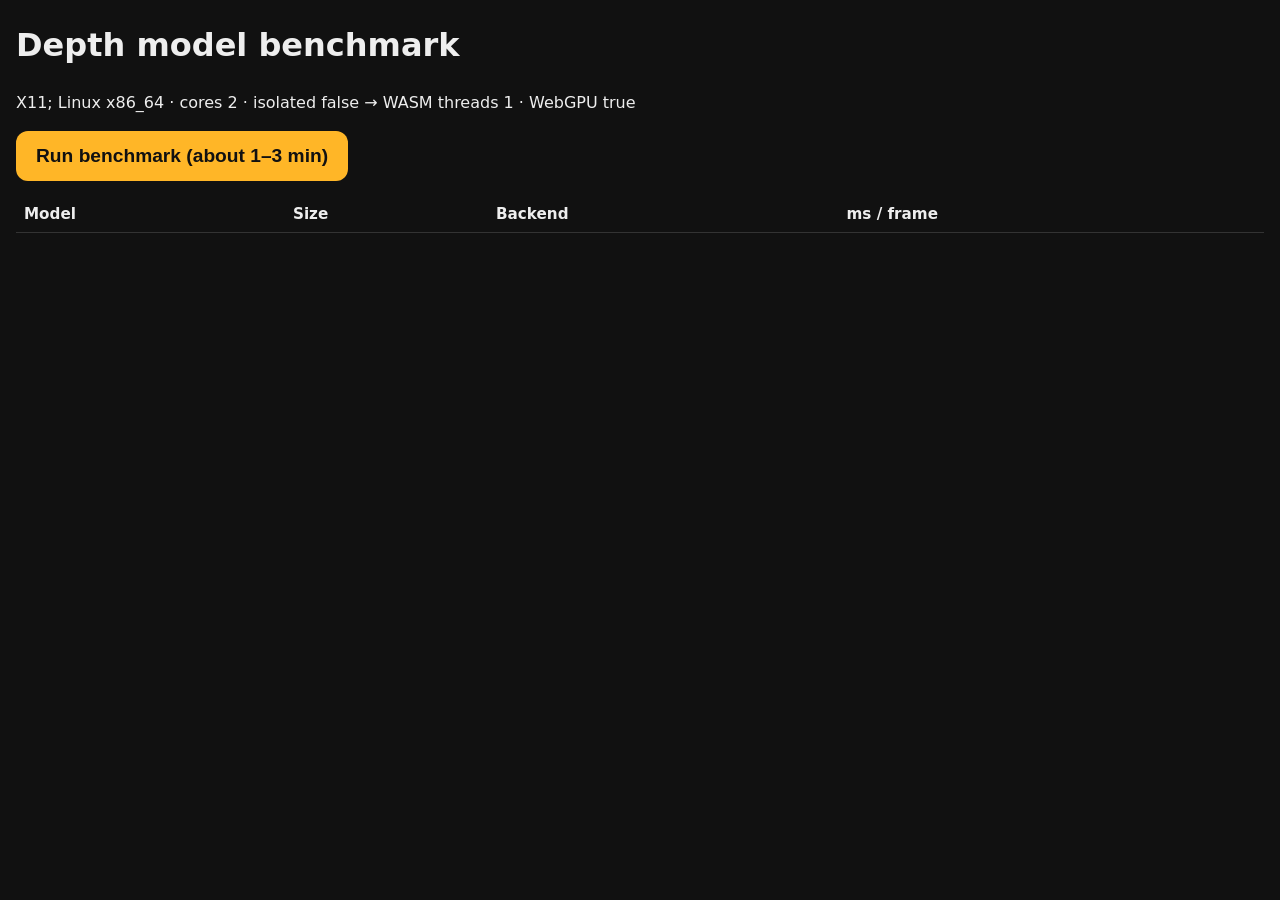
<file: walk/bench.html>
<!doctype html>
<html lang="en">
<head>
<meta charset="utf-8">
<meta name="viewport" content="width=device-width, initial-scale=1">
<title>Saathi depth benchmark</title>
<style>
  body { font: 16px/1.5 system-ui, sans-serif; margin: 16px; background: #111; color: #eee; }
  button { font-size: 1.2rem; padding: 14px 20px; border-radius: 12px; border: 0; background: #ffb627; color: #111; font-weight: 700; }
  table { border-collapse: collapse; margin-top: 16px; width: 100%; }
  td, th { border-bottom: 1px solid #333; padding: 6px 8px; text-align: left; font-size: 0.95rem; }
  .ok { color: #19c99a; } .slow { color: #ffb627; } .bad { color: #ff6b6b; }
  #log { white-space: pre-wrap; font: 12px ui-monospace, monospace; color: #aaa; margin-top: 12px; }
</style>
</head>
<body>
<h1>Depth model benchmark</h1>
<p id="env">…</p>
<button id="go" type="button">Run benchmark (about 1–3 min)</button>
<table aria-live="polite"><thead><tr><th>Model</th><th>Size</th><th>Backend</th><th>ms / frame</th></tr></thead><tbody id="rows"></tbody></table>
<p id="done"></p>
<div id="log"></div>
<script type="module" src="bench.js"></script>
</body>
</html>
</file>
